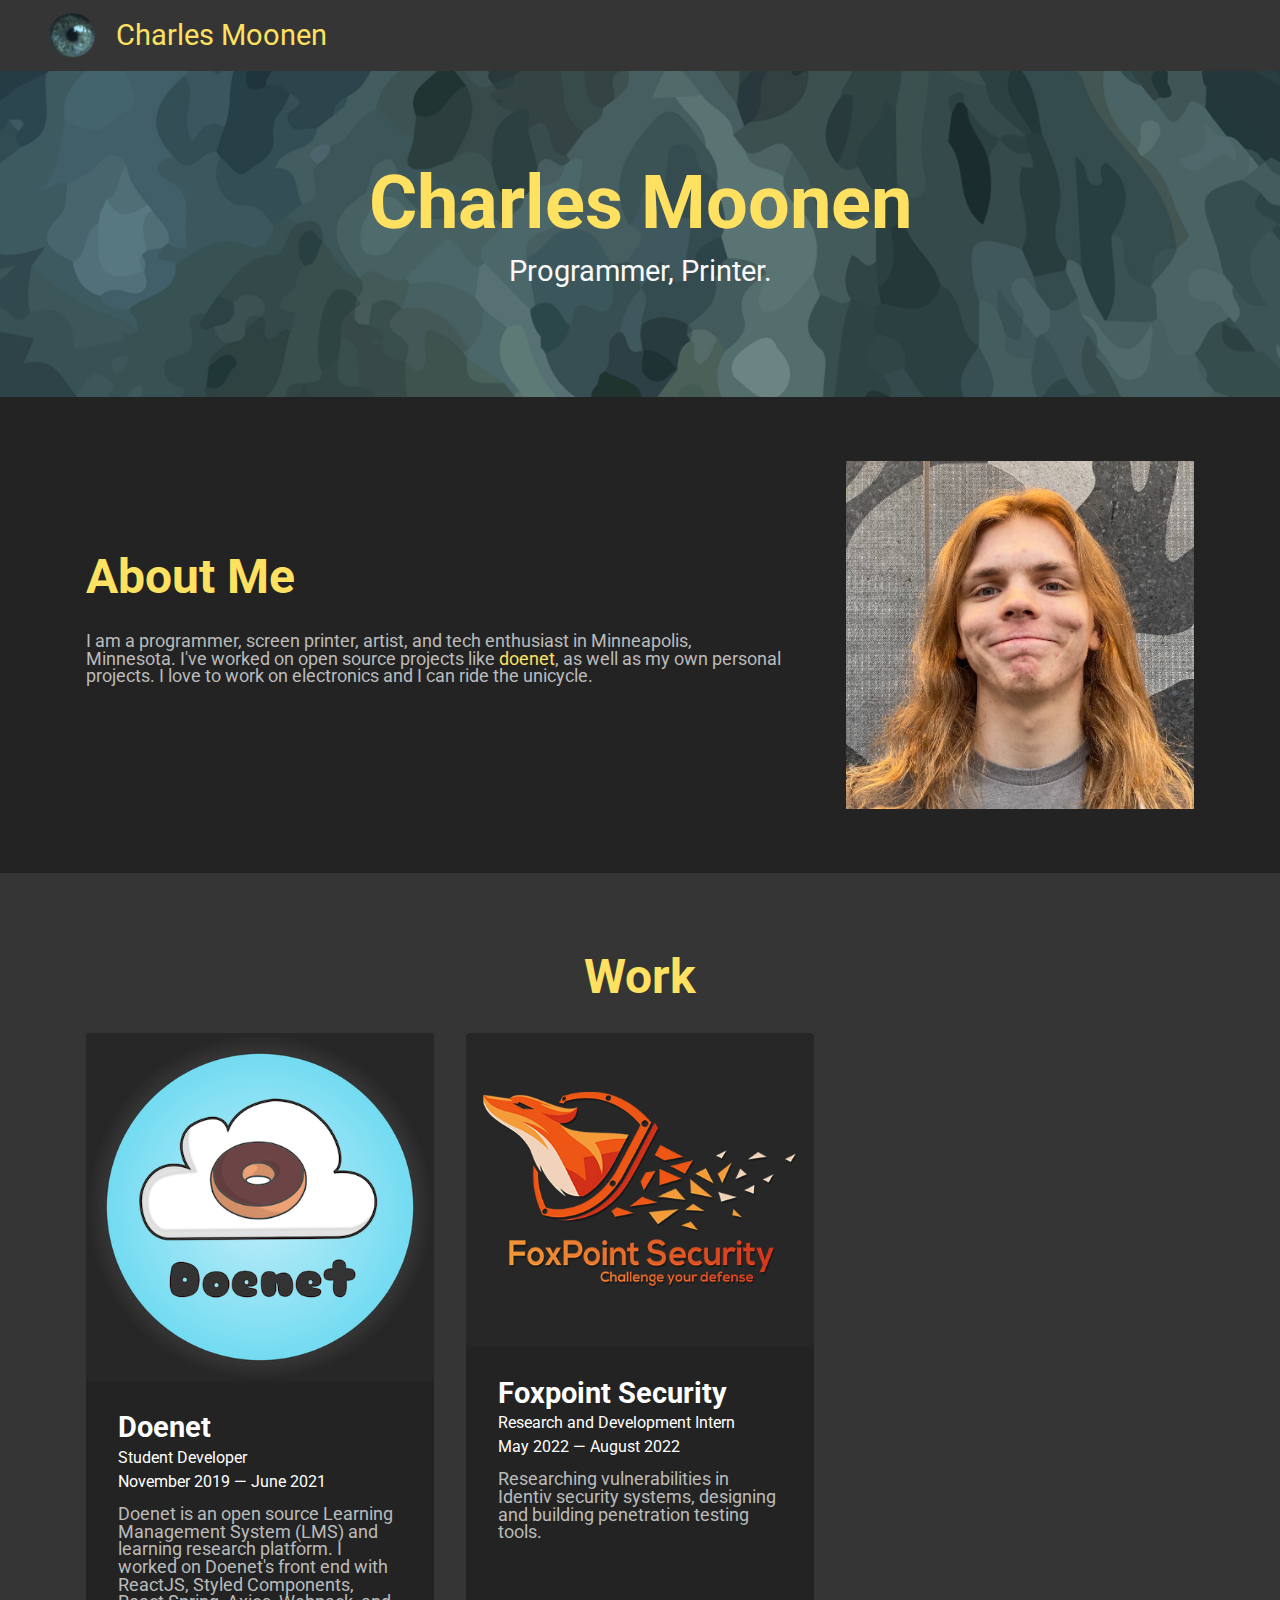
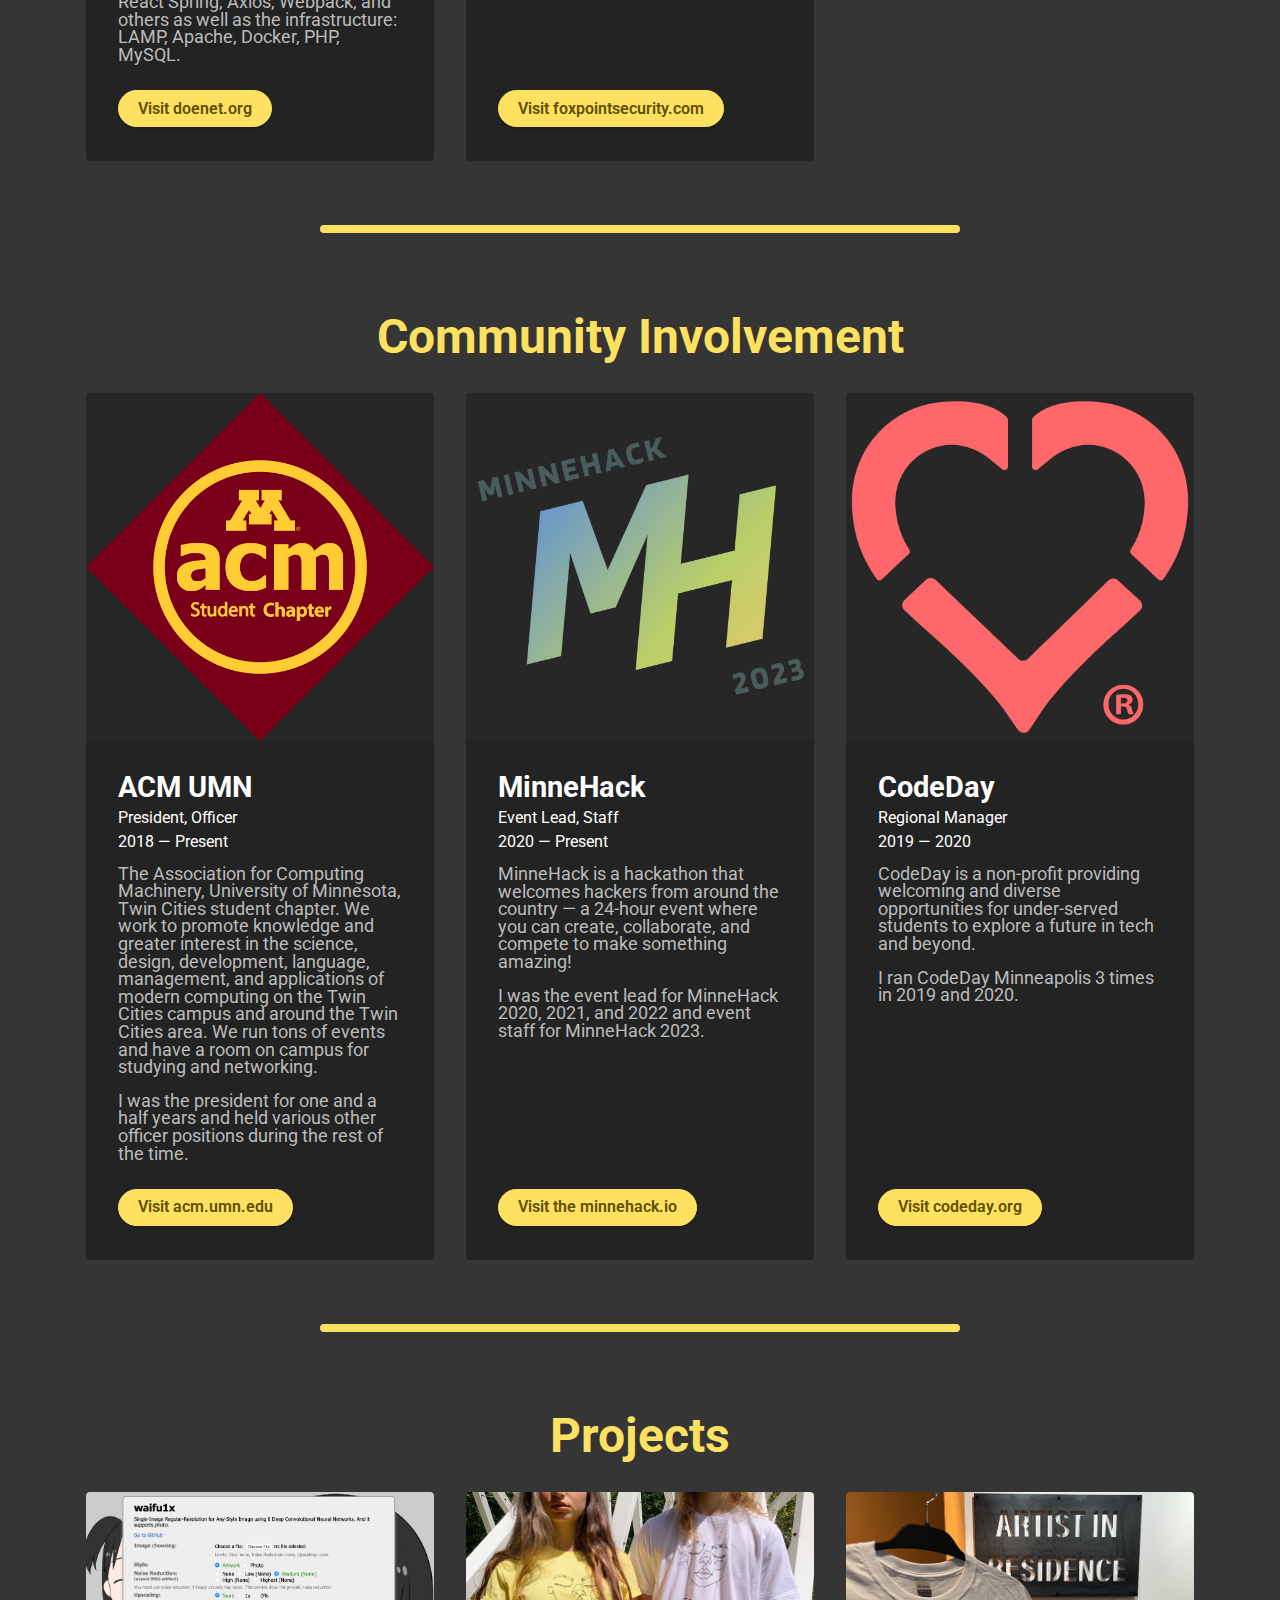
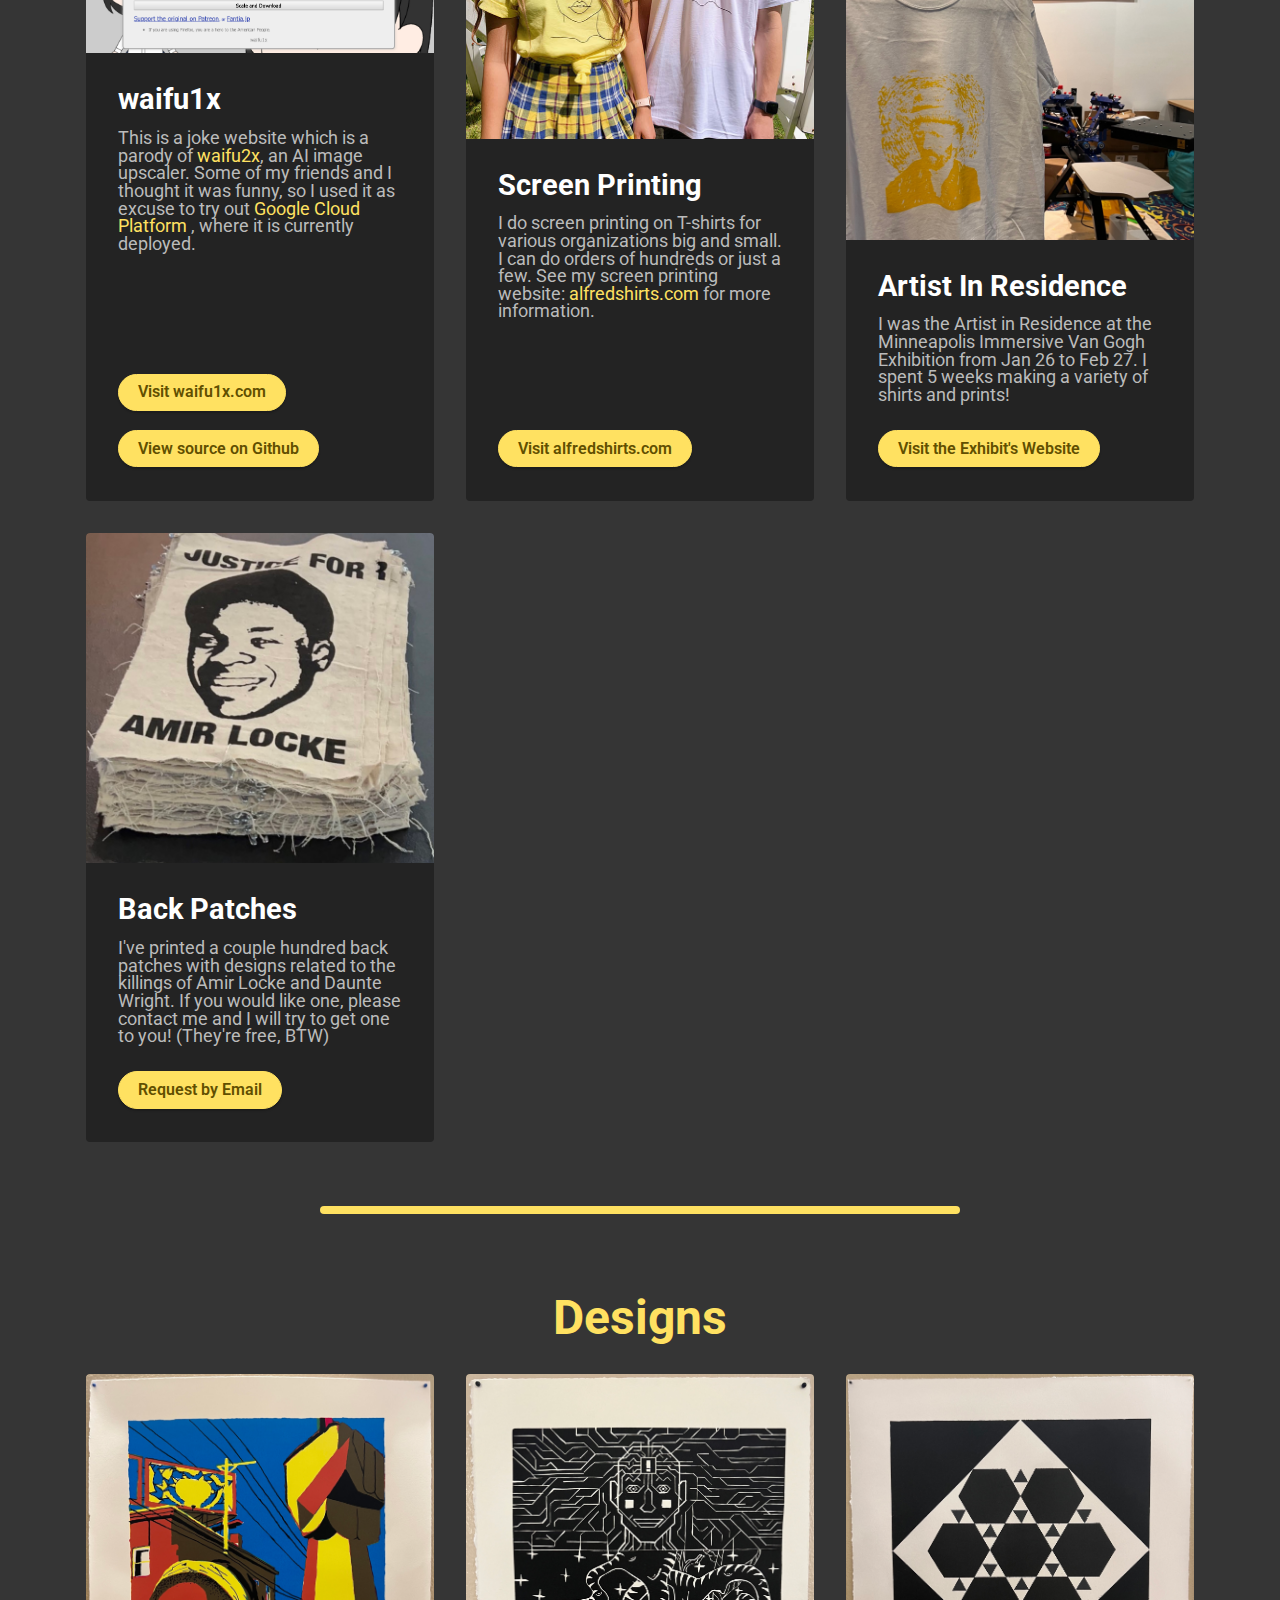
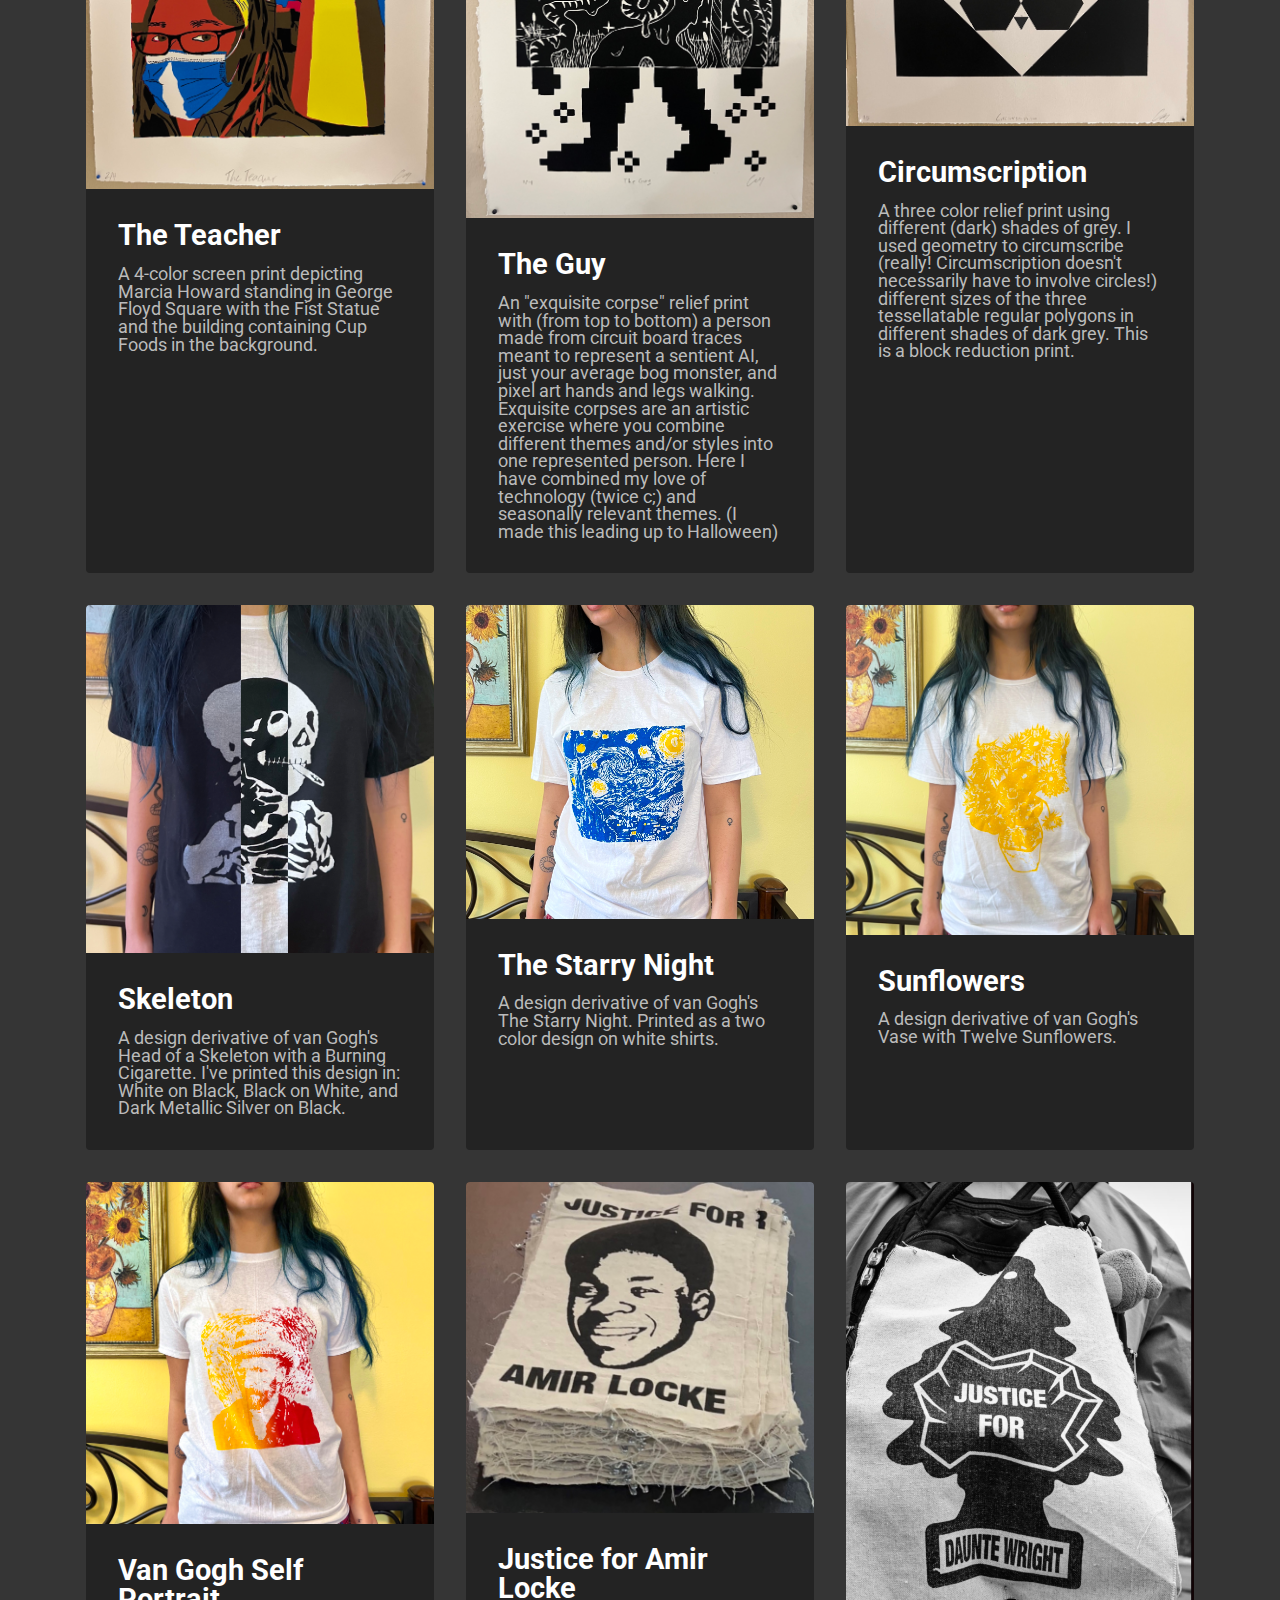
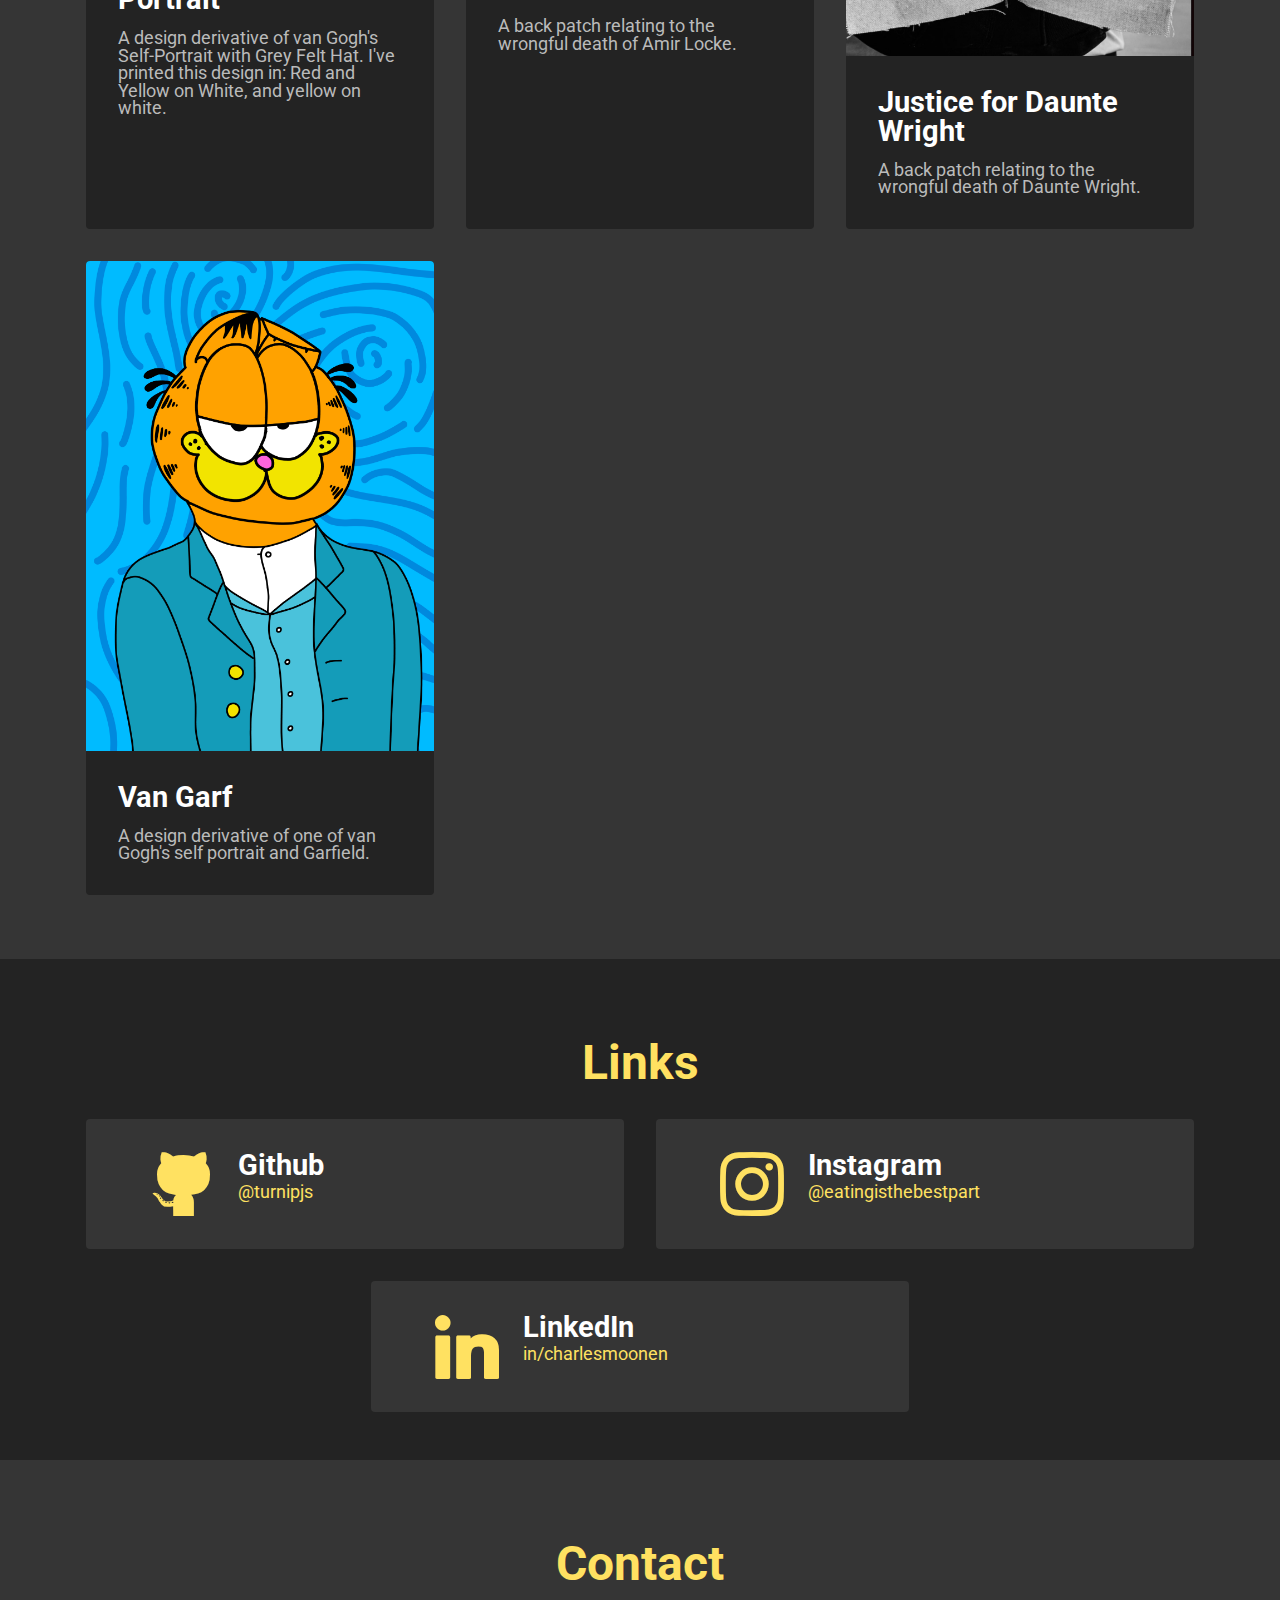
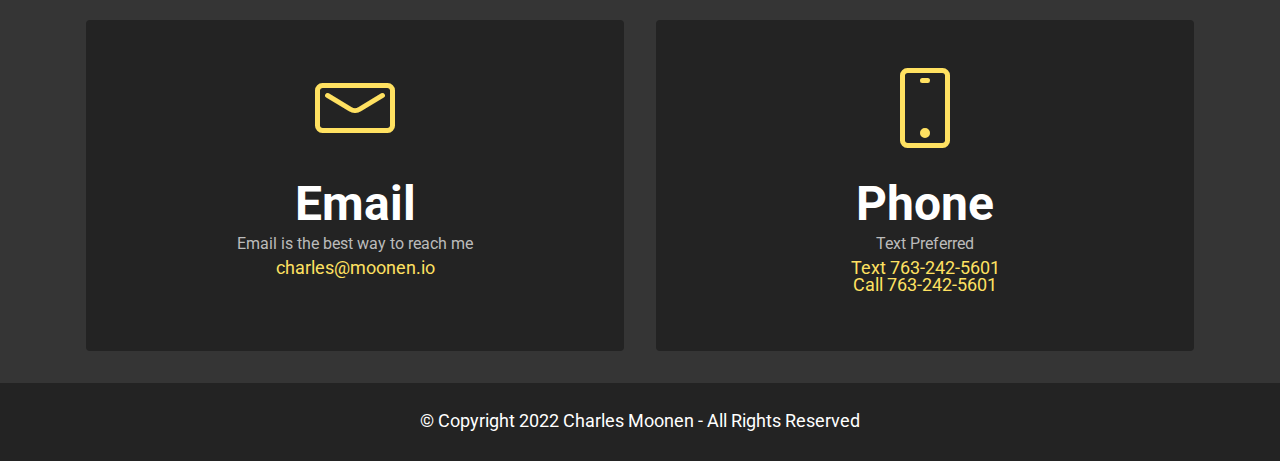
<file: index.html>
<!DOCTYPE html>
<html lang="en">
<head>
    <meta charset="UTF-8">
    <meta http-equiv="X-UA-Compatible" content="IE=edge">
    <meta name="viewport" content="width=device-width, initial-scale=1, minimum-scale=1">
    <link rel="shortcut icon" href="assets/images/svgeye-1.png" type="image/x-icon">
    <meta name="description" content="Charles Moonen: Programmer, Screen Printer, Artist">
    
    
    <title>Charles Moonen</title>
    <link rel="stylesheet" href="assets/web/assets/mobirise-icons2/mobirise2.css">
    <link rel="stylesheet" href="assets/web/assets/mobirise-icons-bold/mobirise-icons-bold.css">
    <link rel="stylesheet" href="assets/bootstrap/css/bootstrap.min.css">
    <link rel="stylesheet" href="assets/bootstrap/css/bootstrap-grid.min.css">
    <link rel="stylesheet" href="assets/bootstrap/css/bootstrap-reboot.min.css">
    <link rel="stylesheet" href="assets/socicon/css/styles.css">
    <link rel="preload" href="https://fonts.googleapis.com/css?family=Roboto:100,100i,300,300i,400,400i,500,500i,700,700i,900,900i&display=swap" as="style" onload="this.onload=null;this.rel='stylesheet'">
    <noscript>
        <link rel="stylesheet" href="https://fonts.googleapis.com/css?family=Roboto:100,100i,300,300i,400,400i,500,500i,700,700i,900,900i&display=swap">
    </noscript>
    <link rel="preload" as="style" href="assets/mobirise/css/mbr-additional.css">
    <link rel="stylesheet" href="assets/mobirise/css/mbr-additional.css" type="text/css">
    <link rel="stylesheet" href="assets/theme/css/style.css">


</head>
<body>
    <!--  nav bar  -->
    <section data-bs-version="5.1" class="menu menu2 cid-sUTluLIi38" id="menu2-h">
        
        <nav class="navbar navbar-dropdown navbar-expand-lg">
            <div class="container-fluid">
                <div class="navbar-brand">
                <span class="navbar-logo">
                        <img src="assets/images/svgeye-1.png" alt="eye" style="height: 3rem;">
                </span>
                    <span class="navbar-caption-wrap"><a class="navbar-caption text-warning display-5" href="https://moonen.io">Charles Moonen</a></span>
                </div>
            
            
            </div>
        </nav>
    </section>
    
    <!--  banner  -->
    <section data-bs-version="5.1" class="header9 cid-sUTjOqb72u" id="header9-9">
        
        
        <div class="mbr-overlay" style="opacity: 0.2; background-color: rgb(0, 0, 0);"></div>
        
        <div class="text-center container">
            <div class="row justify-content-center">
                <div class="col-md-12 col-lg-9">
                    
                    <h1 class="mbr-section-title mbr-fonts-style mb-3 display-1"><strong>Charles Moonen</strong></h1>
                    <p class="mbr-text mbr-fonts-style display-5">
                        Programmer, Printer.</p>
                
                </div>
            </div>
        </div>
    </section>
    
    <!--  about -->
    <section data-bs-version="5.1" class="features18 cid-sFGGxz3b6J" id="about">
        
        
        <div class="container">
            <div class="row justify-content-center">
                <div class="card col-12 col-lg">
                    <div class="card-wrapper">
                        <a href="#about"><h6 class="card-title mbr-fonts-style mb-4 display-2"><strong>About Me</strong></h6>
                        </a>
                        <p class="mbr-text mbr-fonts-style display-7">I am a programmer, screen printer, artist, and tech
                                                                      enthusiast in Minneapolis, Minnesota. I've worked on open
                                                                      source projects like
                            <a href="http://doenet.org" class="text-primary" target="_blank">doenet</a>, as well as my own
                                                                      personal projects. I love to work on electronics and I can
                                                                      ride the unicycle.
                        </p>
                    
                    </div>
                </div>
                <div class="col-12 col-lg-4">
                    <div class="image-wrapper">
                        <img src="assets/images/profile.jpeg" alt="Mobirise">
                    </div>
                </div>
            </div>
        </div>
    </section>
    
    <!--  work  -->
    <section data-bs-version="5.1" class="features3 cid-sFGGDvi61Z" id="work">
        
        
        <div class="container">
            <div class="mbr-section-head">
                <h4 class="mbr-section-title mbr-fonts-style align-center mb-0 display-2">
                    <a href="#work"><strong>Work</strong></a>
                </h4>
            
            </div>
            <div class="row mt-4">
                <div class="item features-image сol-12 col-md-6 col-lg-4">
                    <div class="item-wrapper">
                        <div class="item-img">
                            <a href="https://doenet.org" target="_blank">
                                <img src="assets/images/doenet.png" alt="Doenet Logo." data-slide-to="0" data-bs-slide-to="0">
                            </a>
                        </div>
                        <div class="item-content">
                            <h5 class="item-title mbr-fonts-style display-5"><strong>Doenet</strong></h5>
                            <h6 class="item-title mbr-fonts-style display-4">Student Developer</h6>
                            <h6 class="item-title mbr-fonts-style display-4">November 2019 — June 2021</h6>
                            <p class="mbr-text mbr-fonts-style mt-3 display-7">Doenet is an open source Learning Management
                                                                               System (LMS) and learning research platform. I
                                                                               worked on Doenet's front end with ReactJS, Styled
                                                                               Components, React Spring, Axios, Webpack, and
                                                                               others as well as the infrastructure: LAMP,
                                                                               Apache, Docker, PHP, MySQL.</p>
                        </div>
                        <div class="mbr-section-btn item-footer mt-2">
                            <a href="https://www.doenet.org" class="btn btn-primary item-btn display-4" target="_blank">Visit
                                                                                                                        doenet.org</a>
                        </div>
                    </div>
                </div>
                
                <div class="item features-image сol-12 col-md-6 col-lg-4">
                    <div class="item-wrapper">
                        <div class="item-img">
                            <a href="https://foxpointsecurity.com" target="_blank">
                                <img src="assets/images/foxpoint.png" alt="FoxPoint Security Logo." data-slide-to="0" data-bs-slide-to="0">
                            </a>
                        </div>
                        <div class="item-content">
                            <h5 class="item-title mbr-fonts-style display-5"><strong>Foxpoint Security</strong></h5>
                            <h6 class="item-title mbr-fonts-style display-4">Research and Development Intern</h6>
                            <h6 class="item-title mbr-fonts-style display-4">May 2022 — August 2022</h6>
                            <p class="mbr-text mbr-fonts-style mt-3 display-7">Researching vulnerabilities in Identiv security
                                                                               systems, designing and building penetration
                                                                               testing tools.</p>
                        </div>
                        <div class="mbr-section-btn item-footer mt-2">
                            <a href="https://foxpointsecurity.com" class="btn btn-primary item-btn display-4" target="_blank">
                                Visit foxpointsecurity.com</a></div>
                    </div>
                </div>
            </div>
        </div>
    </section>
    
    <hr>
    
    <!--  community  -->
    <section data-bs-version="5.1" class="features3 cid-sFGGDvi61Z" id="community">
        
        
        <div class="container">
            <div class="mbr-section-head">
                <h4 class="mbr-section-title mbr-fonts-style align-center mb-0 display-2">
                    <a href="#work"><strong>Community Involvement</strong></a>
                </h4>
            </div>
            <div class="row mt-4">
                <!--  ACM UMN  -->
                <div class="item features-image сol-12 col-md-6 col-lg-4">
                    <div class="item-wrapper">
                        <div class="item-img">
                            <a href="https://acm.umn.edu" target="_blank">
                                <img src="assets/images/acm.png" alt="ACM UMN Logo." data-slide-to="0" data-bs-slide-to="0">
                            </a>
                        </div>
                        <div class="item-content">
                            <h5 class="item-title mbr-fonts-style display-5"><strong>ACM UMN</strong></h5>
                            <h6 class="item-title mbr-fonts-style display-4">President, Officer</h6>
                            <h6 class="item-title mbr-fonts-style display-4">2018 — Present</h6>
                            <p class="mbr-text mbr-fonts-style mt-3 display-7">The Association for Computing Machinery,
                                                                               University of Minnesota, Twin Cities student
                                                                               chapter. We work to promote knowledge and greater
                                                                               interest in the science, design, development,
                                                                               language, management, and applications of modern
                                                                               computing on the Twin Cities campus and around
                                                                               the Twin Cities area. We run tons of events and
                                                                               have a room on campus for studying and
                                                                               networking.</p>
                            <p class="mbr-text mbr-fonts-style mt-3 display-7">I was the president for one and a half years and
                                                                               held various other officer positions during the
                                                                               rest of the time.</p>
                        </div>
                        <div class="mbr-section-btn item-footer mt-2">
                            <a href="https://acm.umn.edu" class="btn btn-primary item-btn display-4" target="_blank">
                                Visit acm.umn.edu</a></div>
                    </div>
                </div>
                
                <!--  MinneHack  -->
                <div class="item features-image сol-12 col-md-6 col-lg-4">
                    <div class="item-wrapper">
                        <div class="item-img">
                            <a href="https://minnehack.io" target="_blank">
                                <img src="assets/images/mh.png" alt="MinneHack Logo." data-slide-to="0" data-bs-slide-to="0">
                            </a>
                        </div>
                        <div class="item-content">
                            <h5 class="item-title mbr-fonts-style display-5"><strong>MinneHack</strong></h5>
                            <h6 class="item-title mbr-fonts-style display-4">Event Lead, Staff</h6>
                            <h6 class="item-title mbr-fonts-style display-4">2020 — Present</h6>
                            <p class="mbr-text mbr-fonts-style mt-3 display-7">MinneHack is a hackathon that welcomes hackers
                                                                               from around the country — a 24-hour event where
                                                                               you can create, collaborate, and compete to make
                                                                               something amazing!</p>
                            <p class="mbr-text mbr-fonts-style mt-3 display-7">I was the event lead for MinneHack 2020, 2021,
                                                                               and 2022 and event staff for MinneHack 2023.</p>
                        </div>
                        <div class="mbr-section-btn item-footer mt-2">
                            <a href="https://minnehack.io" class="btn btn-primary item-btn display-4" target="_blank">
                                Visit the minnehack.io</a></div>
                    </div>
                </div>
                
                <!--  Code Day  -->
                <div class="item features-image сol-12 col-md-6 col-lg-4">
                    <div class="item-wrapper">
                        <div class="item-img">
                            <a href="https://codeday.org" target="_blank">
                                <img src="assets/images/codeday.png" alt="CodeDay Logo." data-slide-to="0" data-bs-slide-to="0">
                            </a>
                        </div>
                        <div class="item-content">
                            <h5 class="item-title mbr-fonts-style display-5"><strong>CodeDay</strong></h5>
                            <h6 class="item-title mbr-fonts-style display-4">Regional Manager</h6>
                            <h6 class="item-title mbr-fonts-style display-4">2019 — 2020</h6>
                            <p class="mbr-text mbr-fonts-style mt-3 display-7">CodeDay is a non-profit providing welcoming and
                                                                               diverse opportunities for under-served students
                                                                               to explore a future in tech and beyond.</p>
                            <p class="mbr-text mbr-fonts-style mt-3 display-7">I ran CodeDay Minneapolis 3 times in 2019 and
                                                                               2020.</p>
                        </div>
                        <div class="mbr-section-btn item-footer mt-2">
                            <a href="https://www.codeday.org" class="btn btn-primary item-btn display-4" target="_blank">Visit
                                                                                                                         codeday.org</a>
                        </div>
                    </div>
                </div>
            </div>
        </div>
    </section>
    
    <hr>
    
    <!--  projects  -->
    <section data-bs-version="5.1" class="features3 cid-sFGGDvi61Z" id="projects">
        
        
        <div class="container">
            <div class="mbr-section-head">
                <h4 class="mbr-section-title mbr-fonts-style align-center mb-0 display-2">
                    <a href="#projects"><strong>Projects</strong></a>
                </h4>
            
            </div>
            <div class="row mt-4">
                <div class="item features-image сol-12 col-md-6 col-lg-4">
                    <div class="item-wrapper">
                        <div class="item-img">
                            <a href="https://waifu1x.com" target="_blank">
                                <img src="assets/images/w1x.png" alt="Screen shot of waifu1x.com" data-slide-to="0" data-bs-slide-to="0">
                            </a>
                        </div>
                        <div class="item-content">
                            <h5 class="item-title mbr-fonts-style display-5"><strong>waifu1x</strong></h5>
                            
                            <p class="mbr-text mbr-fonts-style mt-3 display-7">This is a joke website which is a parody of
                                <a href="https://waifu2x.udp.jp">waifu2x</a>, an AI image upscaler. Some of my friends and I
                                                                               thought it was funny, so I used it as excuse to
                                                                               try out <a href="https://cloud.google.com">Google
                                                                                                                          Cloud
                                                                                                                          Platform</a>
                                                                               , where it is currently deployed.
                            </p>
                        </div>
                        <div class="mbr-section-btn-container item-footer mt-2">
                            <div class="mbr-section-btn mt-2 multibutton">
                                <a href="https://alfredshirts.com" class="btn btn-primary item-btn display-4" target="_blank">
                                    Visit waifu1x.com</a></div>
                            <div class="mbr-section-btn mt-2 multibutton">
                                <a href="https://github.com/turnipjs/waifu1x" class="btn btn-primary item-btn display-4" target="_blank">
                                    View source on Github</a></div>
                        </div>
                    </div>
                </div>
                
                <div class="item features-image сol-12 col-md-6 col-lg-4">
                    <div class="item-wrapper">
                        <div class="item-img">
                            <a href="https://alfredshirts.com" target="_blank">
                                <img src="assets/images/artsypeach-lineart-thumbnail.jpg" alt="Line art shirts I did for artsypeach." data-slide-to="0" data-bs-slide-to="0">
                            </a>
                        </div>
                        <div class="item-content">
                            <h5 class="item-title mbr-fonts-style display-5"><strong>Screen Printing</strong></h5>
                            
                            <p class="mbr-text mbr-fonts-style mt-3 display-7">I do screen printing on T-shirts for various
                                                                               organizations big and small. I can do orders of
                                                                               hundreds or just a few. See my screen printing
                                                                               website:
                                <a href="https://alfredshirts.com" class="text-primary" target="_blank">alfredshirts.com</a> for
                                                                               more information.
                            </p>
                        </div>
                        <div class="mbr-section-btn item-footer mt-2">
                            <a href="https://alfredshirts.com" class="btn btn-primary item-btn display-4" target="_blank">Visit
                                                                                                                          alfredshirts.com</a>
                        </div>
                    </div>
                </div>
                
                <div class="item features-image сol-12 col-md-6 col-lg-4">
                    <div class="item-wrapper">
                        <div class="item-img">
                            <a href="https://vangoghmsp.com" target="_blank">
                                <img src="assets/images/vangogh-thumbnail.jpg" alt="My setup at the Immersive Van Gogh Exhibition in Minneapolis." data-slide-to="0" data-bs-slide-to="0">
                            </a>
                        </div>
                        <div class="item-content">
                            <h5 class="item-title mbr-fonts-style display-5"><strong>Artist In Residence</strong></h5>
                            
                            <p class="mbr-text mbr-fonts-style mt-3 display-7">I was the Artist in Residence at the Minneapolis
                                                                               Immersive Van Gogh Exhibition from Jan 26 to Feb
                                                                               27. I spent 5 weeks making a variety of shirts
                                                                               and prints!</p>
                        </div>
                        <div class="mbr-section-btn item-footer mt-2">
                            <a href="https://vangoghmsp.com" class="btn btn-primary item-btn display-4" target="_blank">Visit
                                                                                                                        the
                                                                                                                        Exhibit's
                                                                                                                        Website</a>
                        </div>
                    </div>
                </div>
                
                <div class="item features-image сol-12 col-md-6 col-lg-4">
                    <div class="item-wrapper">
                        <div class="item-img">
                            <a href="mailto:charles@moonen.io?subject=Back Patch Request" target="_blank">
                                <img src="assets/images/amirlockebackpatch.JPG" alt="Amir Lock back patch design: &quot;justice for — picture of Amir Locke's face — Amir Locke&quot;" data-slide-to="0" data-bs-slide-to="0">
                            </a>
                        </div>
                        <div class="item-content">
                            <h5 class="item-title mbr-fonts-style display-5"><strong>Back Patches</strong></h5>
                            
                            <p class="mbr-text mbr-fonts-style mt-3 display-7">I've printed a couple hundred back patches with
                                                                               designs related to the killings of Amir Locke and
                                                                               Daunte Wright. If you would like one, please
                                                                               contact me and I will try to get one to you!
                                                                               (They're free, BTW)</p>
                        </div>
                        <div class="mbr-section-btn item-footer mt-2">
                            <a href="mailto:charles@moonen.io?subject=Back Patch Request" class="btn btn-primary item-btn display-4" target="_blank">
                                Request by Email</a></div>
                    </div>
                </div>
            </div>
        </div>
    </section>
    
    <hr>
    
    <!--  designs  -->
    <section data-bs-version="5.1" class="features3 cid-sFGGDvi61Z" id="designs">
        
        
        <div class="container">
            <div class="mbr-section-head">
                <h4 class="mbr-section-title mbr-fonts-style align-center mb-0 display-2">
                    <a href="#designs"><strong>Designs</strong></a>
                </h4>
            
            </div>
            <div class="row mt-4">
                
                <div class="item features-image сol-12 col-md-6 col-lg-4">
                    <div class="item-wrapper">
                        <div class="item-img">
                            <a href="https://www.instagram.com/marciahoward38thstreet/?hl=en" target="_blank">
                                <img src="assets/images/theteacher.jpeg" alt="A 4 color screen print depicting Macia Howard
                                                                               standing in George Floyd Square with the Fist
                                                                               Statue and the building containing Cup Foods in
                                                                               the background." data-slide-to="0" data-bs-slide-to="0">
                            </a>
                        </div>
                        <div class="item-content">
                            <h5 class="item-title mbr-fonts-style display-5"><strong>The Teacher</strong></h5>
                            
                            <p class="mbr-text mbr-fonts-style mt-3 display-7">A 4-color screen print depicting Marcia Howard
                                                                               standing in George Floyd Square with the Fist
                                                                               Statue and the building containing Cup Foods in
                                                                               the background.</p>
                        </div>
                    </div>
                </div>
                
                <div class="item features-image сol-12 col-md-6 col-lg-4">
                    <div class="item-wrapper">
                        <div class="item-img">
                            <a href="#" target="_blank">
                                <img src="assets/images/theguy.jpeg" alt="An 'exquisite corpse' with (from top to bottom) a
                                                                          person made from circuit board traces meant to
                                                                          represent a sentient AI, just your average bog
                                                                          monster, and pixel art hands and legs walking.
                                                                          Exquisite corpses are an artistic exercise where
                                                                          you combine different themes and/or styles into
                                                                          one represented person. Here I have combined my
                                                                          love of technology (twice c;) and seasonally
                                                                          relevant themes. (I made this leading up to
                                                                          Halloween)" data-slide-to="0" data-bs-slide-to="0">
                            </a>
                        </div>
                        <div class="item-content">
                            <h5 class="item-title mbr-fonts-style display-5"><strong>The Guy</strong></h5>
                            
                            <p class="mbr-text mbr-fonts-style mt-3 display-7">An "exquisite corpse" relief print with (from top
                                                                               to bottom) a person made from circuit board
                                                                               traces meant to represent a sentient AI, just
                                                                               your average bog monster, and pixel art hands and
                                                                               legs walking. Exquisite corpses are an artistic
                                                                               exercise where you combine different themes
                                                                               and/or styles into one represented person. Here I
                                                                               have combined my love of technology (twice c;)
                                                                               and seasonally relevant themes. (I made this
                                                                               leading up to Halloween)</p>
                        </div>
                    </div>
                </div>
                
                <div class="item features-image сol-12 col-md-6 col-lg-4">
                    <div class="item-wrapper">
                        <div class="item-img">
                            <a href="#" target="_blank">
                                <img src="assets/images/circumscription.jpeg" alt="osugamer   ajalkjdf sf lskjdf sdf osugamer" data-slide-to="0" data-bs-slide-to="0">
                            </a>
                        </div>
                        <div class="item-content">
                            <h5 class="item-title mbr-fonts-style display-5"><strong>Circumscription</strong></h5>
                            
                            <p class="mbr-text mbr-fonts-style mt-3 display-7">A three color relief print using different (dark)
                                                                               shades of grey. I used geometry to circumscribe
                                                                               (really! Circumscription doesn't necessarily have
                                                                               to involve circles!) different sizes of the three
                                                                               tessellatable regular polygons in different
                                                                               shades of dark grey. This is a block reduction print.</p>
                        </div>
                    </div>
                </div>
                
                <div class="item features-image сol-12 col-md-6 col-lg-4">
                    <div class="item-wrapper">
                        <div class="item-img">
                            <a href="https://alfredshirts.com" target="_blank">
                                <img src="assets/images/three-colors-of-skeleton.png" alt="A compilation of 3 color designs of van Gogh's skeleton on white and black shirts." data-slide-to="0" data-bs-slide-to="0">
                            </a>
                        </div>
                        <div class="item-content">
                            <h5 class="item-title mbr-fonts-style display-5"><strong>Skeleton</strong></h5>
                            
                            <p class="mbr-text mbr-fonts-style mt-3 display-7">A design derivative of van Gogh's Head of a
                                                                               Skeleton with a Burning Cigarette. I've printed
                                                                               this design in: White on Black, Black on White,
                                                                               and Dark Metallic Silver on Black.</p>
                        </div>
                        <!-- <div class="mbr-section-btn item-footer mt-2"><a href="https://etsy.com/shop/AlfredShirts" class="btn btn-primary item-btn display-4" target="_blank">Purchase on My Etsy Store</a></div> -->
                    </div>
                </div>
                
                <div class="item features-image сol-12 col-md-6 col-lg-4">
                    <div class="item-wrapper">
                        <div class="item-img">
                            <a href="https://alfredshirts.com" target="_blank">
                                <img src="assets/images/starrynight.jpeg" alt="Blue and yellow two color print of starry night on a white shirt." data-slide-to="0" data-bs-slide-to="0">
                            </a>
                        </div>
                        <div class="item-content">
                            <h5 class="item-title mbr-fonts-style display-5"><strong>The Starry Night</strong></h5>
                            
                            <p class="mbr-text mbr-fonts-style mt-3 display-7">A design derivative of van Gogh's The Starry
                                                                               Night. Printed as a two color design on white
                                                                               shirts.</p>
                        </div>
                        <!-- <div class="mbr-section-btn item-footer mt-2"><a href="https://etsy.com/shop/AlfredShirts" class="btn btn-primary item-btn display-4" target="_blank">Purchase on My Etsy Store</a></div> -->
                    </div>
                </div>
                
                <div class="item features-image сol-12 col-md-6 col-lg-4">
                    <div class="item-wrapper">
                        <div class="item-img">
                            <a href="https://alfredshirts.com" target="_blank">
                                <img src="assets/images/sunflowers.jpeg" alt="Sunflowers in yellow on a white shirt." data-slide-to="0" data-bs-slide-to="0">
                            </a>
                        </div>
                        <div class="item-content">
                            <h5 class="item-title mbr-fonts-style display-5"><strong>Sunflowers</strong></h5>
                            
                            <p class="mbr-text mbr-fonts-style mt-3 display-7">A design derivative of van Gogh's Vase with
                                                                               Twelve Sunflowers.</p>
                        </div>
                        <!-- <div class="mbr-section-btn item-footer mt-2"><a href="https://etsy.com/shop/AlfredShirts" class="btn btn-primary item-btn display-4" target="_blank">Purchase on My Etsy Store</a></div> -->
                    </div>
                </div>
                
                <div class="item features-image сol-12 col-md-6 col-lg-4">
                    <div class="item-wrapper">
                        <div class="item-img">
                            <a href="https://alfredshirts.com" target="_blank">
                                <img src="assets/images/yr portrait.jpeg" alt="Yellow and red gradient van gogh self portrait on a shirt." data-slide-to="0" data-bs-slide-to="0">
                            </a>
                        </div>
                        <div class="item-content">
                            <h5 class="item-title mbr-fonts-style display-5"><strong>Van Gogh Self Portrait</strong></h5>
                            
                            <p class="mbr-text mbr-fonts-style mt-3 display-7">A design derivative of van Gogh's Self-Portrait
                                                                               with Grey Felt Hat. I've printed this design in:
                                                                               Red and Yellow on White, and yellow on white.</p>
                        </div>
                        <!-- <div class="mbr-section-btn item-footer mt-2"><a href="https://etsy.com/shop/AlfredShirts" class="btn btn-primary item-btn display-4" target="_blank">Purchase on My Etsy Store</a></div> -->
                    </div>
                </div>
                
                <div class="item features-image сol-12 col-md-6 col-lg-4">
                    <div class="item-wrapper">
                        <div class="item-img">
                            <a href="#" target="_blank">
                                <img src="assets/images/amirlockebackpatch.JPG" alt="Amir Locke back patch." data-slide-to="0" data-bs-slide-to="0">
                            </a>
                        </div>
                        <div class="item-content">
                            <h5 class="item-title mbr-fonts-style display-5"><strong>Justice for Amir Locke</strong></h5>
                            
                            <p class="mbr-text mbr-fonts-style mt-3 display-7">A back patch relating to the wrongful death of
                                                                               Amir Locke.</p>
                        </div>
                        <!-- <div class="mbr-section-btn item-footer mt-2"><a href="https://etsy.com/shop/AlfredShirts" class="btn btn-primary item-btn display-4" target="_blank">Purchase on My Etsy Store</a></div> -->
                    </div>
                </div>
                
                <div class="item features-image сol-12 col-md-6 col-lg-4">
                    <div class="item-wrapper">
                        <div class="item-img">
                            <a href="#" target="_blank">
                                <img src="assets/images/dw_back_patch.jpg" alt="Daunte Wright back patch." data-slide-to="0" data-bs-slide-to="0">
                            </a>
                        </div>
                        <div class="item-content">
                            <h5 class="item-title mbr-fonts-style display-5"><strong>Justice for Daunte Wright</strong></h5>
                            
                            <p class="mbr-text mbr-fonts-style mt-3 display-7">A back patch relating to the wrongful death of
                                                                               Daunte Wright.</p>
                        </div>
                        <!-- <div class="mbr-section-btn item-footer mt-2"><a href="https://etsy.com/shop/AlfredShirts" class="btn btn-primary item-btn display-4" target="_blank">Purchase on My Etsy Store</a></div> -->
                    </div>
                </div>
                
                <div class="item features-image сol-12 col-md-6 col-lg-4">
                    <div class="item-wrapper">
                        <div class="item-img">
                            <a href="https://alfredshirts.com" target="_blank">
                                <img src="assets/images/van garf.png" alt="Van Garf." data-slide-to="0" data-bs-slide-to="0">
                            </a>
                        </div>
                        <div class="item-content">
                            <h5 class="item-title mbr-fonts-style display-5"><strong>Van Garf</strong></h5>
                            
                            <p class="mbr-text mbr-fonts-style mt-3 display-7">A design derivative of one of van Gogh's self
                                                                               portrait and Garfield.</p>
                        </div>
                        <!-- <div class="mbr-section-btn item-footer mt-2"><a href="https://etsy.com/shop/AlfredShirts" class="btn btn-primary item-btn display-4" target="_blank">Purchase on My Etsy Store</a></div> -->
                    </div>
                </div>
            </div>
        </div>
    </section>
    
    <!--  links  -->
    <section data-bs-version="5.1" class="contacts2 cid-sUTgifrBwW" id="links">
        <!---->
        
        
        <div class="container">
            <div class="mbr-section-head">
                <h3 class="mbr-section-title mbr-fonts-style align-center mb-0 display-2">
                    <a href="#links"><strong>Links</strong></a>
                </h3>
            
            </div>
            <div class="row justify-content-center mt-4">
                <div class="card col-12 col-md-6">
                    <div class="card-wrapper">
                        <div class="image-wrapper">
                            <a href="https://github.com/turnipjs" target="_blank">
                                <span class="mbr-iconfont socicon-github socicon"></span></a>
                        </div>
                        <div class="text-wrapper">
                            <h6 class="card-title mbr-fonts-style mb-1 display-5">
                                <strong>Github</strong></h6>
                            <p class="mbr-text mbr-fonts-style display-7">
                                <a href="https://github.com/turnipjs" class="text-primary" target="_blank">@turnipjs</a></p>
                        </div>
                    </div>
                </div>
                <div class="card col-12 col-md-6">
                    <div class="card-wrapper">
                        <div class="image-wrapper">
                            <a href="https://www.instagram.com/eatingisthebestpart/" target="_blank">
                                <span class="mbr-iconfont socicon-instagram socicon"></span></a>
                        </div>
                        <div class="text-wrapper">
                            <h6 class="card-title mbr-fonts-style mb-1 display-5">
                                <strong>Instagram</strong></h6>
                            <p class="mbr-text mbr-fonts-style display-7">
                                <a href="https://www.instagram.com/eatingisthebestpart/" class="text-primary" target="_blank">
                                    @eatingisthebestpart</a></p>
                        </div>
                    </div>
                </div>
                <div class="card col-12 col-md-6">
                    <div class="card-wrapper">
                        <div class="image-wrapper">
                            <a href="https://www.linkedin.com/in/charlesmoonen/" target="_blank">
                                <span class="mbr-iconfont socicon-linkedin socicon"></span></a>
                        </div>
                        <div class="text-wrapper">
                            <h6 class="card-title mbr-fonts-style mb-1 display-5">
                                <strong>LinkedIn</strong></h6>
                            <p class="mbr-text mbr-fonts-style display-7">
                                <a href="https://www.linkedin.com/in/charlesmoonen/" class="text-primary" target="_blank">
                                    in/charlesmoonen</a>
                            </p>
                        </div>
                    </div>
                </div>
            
            </div>
        </div>
    </section>
    
    <!--  contact  -->
    <section data-bs-version="5.1" class="contacts1 cid-sUTe78sHZL" id="contact">
        
        
        <div class="container">
            <div class="mbr-section-head">
                <h3 class="mbr-section-title mbr-fonts-style align-center mb-0 display-2">
                    <a href="#contact"><strong>Contact</strong></a>
                </h3>
            
            </div>
            <div class="row justify-content-center mt-4">
                <div class="card col-12 col-lg-6">
                    <div class="card-wrapper">
                        <div class="card-box align-center">
                            <div class="image-wrapper">
                                <a href="mailto:charles@moonen.io"><span class="mbr-iconfont mbrib-letter"></span></a>
                            </div>
                            <h4 class="card-title mbr-fonts-style mb-2 display-2">
                                <strong>Email</strong>
                            </h4>
                            <p class="mbr-text mbr-fonts-style mb-2 display-4">Email is the best way to reach me</p>
                            <h5 class="link mbr-fonts-style display-7"><a href="mailto:charles@moonen.io" class="text-primary">
                                charles@moonen.io</a></h5>
                        </div>
                    </div>
                </div>
                <div class="card col-12 col-lg-6">
                    <div class="card-wrapper">
                        <div class="card-box align-center">
                            <div class="image-wrapper">
                                <a href="sms:+17632425601"><span class="mbr-iconfont mbrib-mobile2"></span></a>
                            </div>
                            <h4 class="card-title mbr-fonts-style align-center mb-2 display-2">
                                <strong>Phone</strong>
                            </h4>
                            <p class="mbr-text mbr-fonts-style mb-2 display-4">
                                Text Preferred</p>
                            <h5 class="link mbr-black mbr-fonts-style display-7">
                                <a href="sms:+17632425601" class="text-primary">Text 763-242-5601</a><br>
                                <a href="tel:+17632425601" class="text-primary">Call 763-242-5601</a></h5>
                        </div>
                    </div>
                </div>
            </div>
        </div>
    </section>
    
    <!--  footer  -->
    <section data-bs-version="5.1" class="footer7 cid-sUTd03Sg7S" id="footer">
        
        
        <div class="container">
            <div class="media-container-row align-center mbr-white">
                <div class="col-12">
                    <p class="mbr-text mb-0 mbr-fonts-style display-7">
                        © Copyright 2022 Charles Moonen - All Rights Reserved </p>
                </div>
            </div>
        </div>
    </section>
</body>
</html>
</file>
<file: assets/web/assets/mobirise-icons2/mobirise2.css>
@font-face {
  font-family: 'Moririse2';
  font-display: swap;
  src:  url('mobirise2.eot?f2bix4');
  src:  url('mobirise2.eot?f2bix4#iefix') format('embedded-opentype'),
    url('mobirise2.ttf?f2bix4') format('truetype'),
    url('mobirise2.woff?f2bix4') format('woff'),
    url('mobirise2.svg?f2bix4#mobirise2') format('svg');
  font-weight: normal;
  font-style: normal;
}

[class^="mobi-"], [class*=" mobi-"] {
  /* use !important to prevent issues with browser extensions that change fonts */
  font-family: 'Moririse2' !important;
  speak: none;
  font-style: normal;
  font-weight: normal;
  font-variant: normal;
  text-transform: none;
  line-height: 1;

  /* Better Font Rendering =========== */
  -webkit-font-smoothing: antialiased;
  -moz-osx-font-smoothing: grayscale;
}

.mobi-mbri-add-submenu:before {
  content: "\e900";
}
.mobi-mbri-alert:before {
  content: "\e901";
}
.mobi-mbri-align-center:before {
  content: "\e902";
}
.mobi-mbri-align-justify:before {
  content: "\e903";
}
.mobi-mbri-align-left:before {
  content: "\e904";
}
.mobi-mbri-align-right:before {
  content: "\e905";
}
.mobi-mbri-android:before {
  content: "\e906";
}
.mobi-mbri-apple:before {
  content: "\e907";
}
.mobi-mbri-arrow-down:before {
  content: "\e908";
}
.mobi-mbri-arrow-next:before {
  content: "\e909";
}
.mobi-mbri-arrow-prev:before {
  content: "\e90a";
}
.mobi-mbri-arrow-up:before {
  content: "\e90b";
}
.mobi-mbri-bold:before {
  content: "\e90c";
}
.mobi-mbri-bookmark:before {
  content: "\e90d";
}
.mobi-mbri-bootstrap:before {
  content: "\e90e";
}
.mobi-mbri-briefcase:before {
  content: "\e90f";
}
.mobi-mbri-browse:before {
  content: "\e910";
}
.mobi-mbri-bulleted-list:before {
  content: "\e911";
}
.mobi-mbri-calendar:before {
  content: "\e912";
}
.mobi-mbri-camera:before {
  content: "\e913";
}
.mobi-mbri-cart-add:before {
  content: "\e914";
}
.mobi-mbri-cart-full:before {
  content: "\e915";
}
.mobi-mbri-cash:before {
  content: "\e916";
}
.mobi-mbri-change-style:before {
  content: "\e917";
}
.mobi-mbri-chat:before {
  content: "\e918";
}
.mobi-mbri-clock:before {
  content: "\e919";
}
.mobi-mbri-close:before {
  content: "\e91a";
}
.mobi-mbri-cloud:before {
  content: "\e91b";
}
.mobi-mbri-code:before {
  content: "\e91c";
}
.mobi-mbri-contact-form:before {
  content: "\e91d";
}
.mobi-mbri-credit-card:before {
  content: "\e91e";
}
.mobi-mbri-cursor-click:before {
  content: "\e91f";
}
.mobi-mbri-cust-feedback:before {
  content: "\e920";
}
.mobi-mbri-database:before {
  content: "\e921";
}
.mobi-mbri-delivery:before {
  content: "\e922";
}
.mobi-mbri-desktop:before {
  content: "\e923";
}
.mobi-mbri-devices:before {
  content: "\e924";
}
.mobi-mbri-down:before {
  content: "\e925";
}
.mobi-mbri-download-2:before {
  content: "\e926";
}
.mobi-mbri-download:before {
  content: "\e927";
}
.mobi-mbri-drag-n-drop-2:before {
  content: "\e928";
}
.mobi-mbri-drag-n-drop:before {
  content: "\e929";
}
.mobi-mbri-edit-2:before {
  content: "\e92a";
}
.mobi-mbri-edit:before {
  content: "\e92b";
}
.mobi-mbri-error:before {
  content: "\e92c";
}
.mobi-mbri-extension:before {
  content: "\e92d";
}
.mobi-mbri-features:before {
  content: "\e92e";
}
.mobi-mbri-file:before {
  content: "\e92f";
}
.mobi-mbri-flag:before {
  content: "\e930";
}
.mobi-mbri-folder:before {
  content: "\e931";
}
.mobi-mbri-gift:before {
  content: "\e932";
}
.mobi-mbri-github:before {
  content: "\e933";
}
.mobi-mbri-globe-2:before {
  content: "\e934";
}
.mobi-mbri-globe:before {
  content: "\e935";
}
.mobi-mbri-growing-chart:before {
  content: "\e936";
}
.mobi-mbri-hearth:before {
  content: "\e937";
}
.mobi-mbri-help:before {
  content: "\e938";
}
.mobi-mbri-home:before {
  content: "\e939";
}
.mobi-mbri-hot-cup:before {
  content: "\e93a";
}
.mobi-mbri-idea:before {
  content: "\e93b";
}
.mobi-mbri-image-gallery:before {
  content: "\e93c";
}
.mobi-mbri-image-slider:before {
  content: "\e93d";
}
.mobi-mbri-info:before {
  content: "\e93e";
}
.mobi-mbri-italic:before {
  content: "\e93f";
}
.mobi-mbri-key:before {
  content: "\e940";
}
.mobi-mbri-laptop:before {
  content: "\e941";
}
.mobi-mbri-layers:before {
  content: "\e942";
}
.mobi-mbri-left-right:before {
  content: "\e943";
}
.mobi-mbri-left:before {
  content: "\e944";
}
.mobi-mbri-letter:before {
  content: "\e945";
}
.mobi-mbri-like:before {
  content: "\e946";
}
.mobi-mbri-link:before {
  content: "\e947";
}
.mobi-mbri-lock:before {
  content: "\e948";
}
.mobi-mbri-login:before {
  content: "\e949";
}
.mobi-mbri-logout:before {
  content: "\e94a";
}
.mobi-mbri-magic-stick:before {
  content: "\e94b";
}
.mobi-mbri-map-pin:before {
  content: "\e94c";
}
.mobi-mbri-menu:before {
  content: "\e94d";
}
.mobi-mbri-mobile-2:before {
  content: "\e94e";
}
.mobi-mbri-mobile-horizontal:before {
  content: "\e94f";
}
.mobi-mbri-mobile:before {
  content: "\e950";
}
.mobi-mbri-mobirise:before {
  content: "\e951";
}
.mobi-mbri-more-horizontal:before {
  content: "\e952";
}
.mobi-mbri-more-vertical:before {
  content: "\e953";
}
.mobi-mbri-music:before {
  content: "\e954";
}
.mobi-mbri-new-file:before {
  content: "\e955";
}
.mobi-mbri-numbered-list:before {
  content: "\e956";
}
.mobi-mbri-opened-folder:before {
  content: "\e957";
}
.mobi-mbri-pages:before {
  content: "\e958";
}
.mobi-mbri-paper-plane:before {
  content: "\e959";
}
.mobi-mbri-paperclip:before {
  content: "\e95a";
}
.mobi-mbri-phone:before {
  content: "\e95b";
}
.mobi-mbri-photo:before {
  content: "\e95c";
}
.mobi-mbri-photos:before {
  content: "\e95d";
}
.mobi-mbri-pin:before {
  content: "\e95e";
}
.mobi-mbri-play:before {
  content: "\e95f";
}
.mobi-mbri-plus:before {
  content: "\e960";
}
.mobi-mbri-preview:before {
  content: "\e961";
}
.mobi-mbri-print:before {
  content: "\e962";
}
.mobi-mbri-protect:before {
  content: "\e963";
}
.mobi-mbri-question:before {
  content: "\e964";
}
.mobi-mbri-quote-left:before {
  content: "\e965";
}
.mobi-mbri-quote-right:before {
  content: "\e966";
}
.mobi-mbri-redo:before {
  content: "\e967";
}
.mobi-mbri-refresh:before {
  content: "\e968";
}
.mobi-mbri-responsive-2:before {
  content: "\e969";
}
.mobi-mbri-responsive:before {
  content: "\e96a";
}
.mobi-mbri-right:before {
  content: "\e96b";
}
.mobi-mbri-rocket:before {
  content: "\e96c";
}
.mobi-mbri-sad-face:before {
  content: "\e96d";
}
.mobi-mbri-sale:before {
  content: "\e96e";
}
.mobi-mbri-save:before {
  content: "\e96f";
}
.mobi-mbri-search:before {
  content: "\e970";
}
.mobi-mbri-setting-2:before {
  content: "\e971";
}
.mobi-mbri-setting-3:before {
  content: "\e972";
}
.mobi-mbri-setting:before {
  content: "\e973";
}
.mobi-mbri-share:before {
  content: "\e974";
}
.mobi-mbri-shopping-bag:before {
  content: "\e975";
}
.mobi-mbri-shopping-basket:before {
  content: "\e976";
}
.mobi-mbri-shopping-cart:before {
  content: "\e977";
}
.mobi-mbri-sites:before {
  content: "\e978";
}
.mobi-mbri-smile-face:before {
  content: "\e979";
}
.mobi-mbri-speed:before {
  content: "\e97a";
}
.mobi-mbri-star:before {
  content: "\e97b";
}
.mobi-mbri-success:before {
  content: "\e97c";
}
.mobi-mbri-sun:before {
  content: "\e97d";
}
.mobi-mbri-sun2:before {
  content: "\e97e";
}
.mobi-mbri-tablet-vertical:before {
  content: "\e97f";
}
.mobi-mbri-tablet:before {
  content: "\e980";
}
.mobi-mbri-target:before {
  content: "\e981";
}
.mobi-mbri-timer:before {
  content: "\e982";
}
.mobi-mbri-to-ftp:before {
  content: "\e983";
}
.mobi-mbri-to-local-drive:before {
  content: "\e984";
}
.mobi-mbri-touch-swipe:before {
  content: "\e985";
}
.mobi-mbri-touch:before {
  content: "\e986";
}
.mobi-mbri-trash:before {
  content: "\e987";
}
.mobi-mbri-underline:before {
  content: "\e988";
}
.mobi-mbri-undo:before {
  content: "\e989";
}
.mobi-mbri-unlink:before {
  content: "\e98a";
}
.mobi-mbri-unlock:before {
  content: "\e98b";
}
.mobi-mbri-up-down:before {
  content: "\e98c";
}
.mobi-mbri-up:before {
  content: "\e98d";
}
.mobi-mbri-update:before {
  content: "\e98e";
}
.mobi-mbri-upload-2:before {
  content: "\e98f";
}
.mobi-mbri-upload:before {
  content: "\e990";
}
.mobi-mbri-user-2:before {
  content: "\e991";
}
.mobi-mbri-user:before {
  content: "\e992";
}
.mobi-mbri-users:before {
  content: "\e993";
}
.mobi-mbri-video-play:before {
  content: "\e994";
}
.mobi-mbri-video:before {
  content: "\e995";
}
.mobi-mbri-watch:before {
  content: "\e996";
}
.mobi-mbri-website-theme-2:before {
  content: "\e997";
}
.mobi-mbri-website-theme:before {
  content: "\e998";
}
.mobi-mbri-wifi:before {
  content: "\e999";
}
.mobi-mbri-windows:before {
  content: "\e99a";
}
.mobi-mbri-zoom-in:before {
  content: "\e99b";
}
.mobi-mbri-zoom-out:before {
  content: "\e99c";
}
</file>
<file: assets/web/assets/mobirise-icons-bold/mobirise-icons-bold.css>
@font-face {
  font-family: 'mobirise-icons-bold';
  font-display: swap;
  src:  url('mobirise-icons-bold.eot?m1l4yr');
  src:  url('mobirise-icons-bold.eot?m1l4yr#iefix') format('embedded-opentype'),
    url('mobirise-icons-bold.ttf?m1l4yr') format('truetype'),
    url('mobirise-icons-bold.woff?m1l4yr') format('woff'),
    url('mobirise-icons-bold.svg?m1l4yr#mobirise-icons-bold') format('svg');
  font-weight: normal;
  font-style: normal;
}

[class^="mbrib-"], [class*="mbrib-"] {
  /* use !important to prevent issues with browser extensions that change fonts */
  font-family: 'mobirise-icons-bold' !important;
  speak: none;
  font-style: normal;
  font-weight: normal;
  font-variant: normal;
  text-transform: none;
  line-height: 1;

  /* Better Font Rendering =========== */
  -webkit-font-smoothing: antialiased;
  -moz-osx-font-smoothing: grayscale;
}

.mbrib-add-submenu:before {
  content: "\e900";
}
.mbrib-alert:before {
  content: "\e901";
}
.mbrib-align-center:before {
  content: "\e902";
}
.mbrib-align-justify:before {
  content: "\e903";
}
.mbrib-align-left:before {
  content: "\e904";
}
.mbrib-align-right:before {
  content: "\e905";
}
.mbrib-android:before {
  content: "\e906";
}
.mbrib-apple:before {
  content: "\e907";
}
.mbrib-arrow-down:before {
  content: "\e908";
}
.mbrib-arrow-next:before {
  content: "\e909";
}
.mbrib-arrow-prev:before {
  content: "\e90a";
}
.mbrib-arrow-up:before {
  content: "\e90b";
}
.mbrib-bold:before {
  content: "\e90c";
}
.mbrib-bookmark:before {
  content: "\e90d";
}
.mbrib-bootstrap:before {
  content: "\e90e";
}
.mbrib-briefcase:before {
  content: "\e90f";
}
.mbrib-browse:before {
  content: "\e910";
}
.mbrib-bulleted-list:before {
  content: "\e911";
}
.mbrib-calendar:before {
  content: "\e912";
}
.mbrib-camera:before {
  content: "\e913";
}
.mbrib-cart-add:before {
  content: "\e914";
}
.mbrib-cart-full:before {
  content: "\e915";
}
.mbrib-cash:before {
  content: "\e916";
}
.mbrib-change-style:before {
  content: "\e917";
}
.mbrib-chat:before {
  content: "\e918";
}
.mbrib-clock:before {
  content: "\e919";
}
.mbrib-close:before {
  content: "\e91a";
}
.mbrib-cloud:before {
  content: "\e91b";
}
.mbrib-code:before {
  content: "\e91c";
}
.mbrib-contact-form:before {
  content: "\e91d";
}
.mbrib-credit-card:before {
  content: "\e91e";
}
.mbrib-cursor-click:before {
  content: "\e91f";
}
.mbrib-cust-feedback:before {
  content: "\e920";
}
.mbrib-database:before {
  content: "\e921";
}
.mbrib-delivery:before {
  content: "\e922";
}
.mbrib-desktop:before {
  content: "\e923";
}
.mbrib-devices:before {
  content: "\e924";
}
.mbrib-down:before {
  content: "\e925";
}
.mbrib-download:before {
  content: "\e926";
}
.mbrib-drag-n-drop:before {
  content: "\e927";
}
.mbrib-drag-n-drop2:before {
  content: "\e928";
}
.mbrib-edit:before {
  content: "\e929";
}
.mbrib-edit2:before {
  content: "\e92a";
}
.mbrib-error:before {
  content: "\e92b";
}
.mbrib-extension:before {
  content: "\e92c";
}
.mbrib-features:before {
  content: "\e92d";
}
.mbrib-file:before {
  content: "\e92e";
}
.mbrib-flag:before {
  content: "\e92f";
}
.mbrib-folder:before {
  content: "\e930";
}
.mbrib-gift:before {
  content: "\e931";
}
.mbrib-github:before {
  content: "\e932";
}
.mbrib-globe-2:before {
  content: "\e933";
}
.mbrib-globe:before {
  content: "\e934";
}
.mbrib-growing-chart:before {
  content: "\e935";
}
.mbrib-hearth:before {
  content: "\e936";
}
.mbrib-help:before {
  content: "\e937";
}
.mbrib-home:before {
  content: "\e938";
}
.mbrib-hot-cup:before {
  content: "\e939";
}
.mbrib-idea:before {
  content: "\e93a";
}
.mbrib-image-gallery:before {
  content: "\e93b";
}
.mbrib-image-slider:before {
  content: "\e93c";
}
.mbrib-info:before {
  content: "\e93d";
}
.mbrib-italic:before {
  content: "\e93e";
}
.mbrib-key:before {
  content: "\e93f";
}
.mbrib-laptop:before {
  content: "\e940";
}
.mbrib-layers:before {
  content: "\e941";
}
.mbrib-left-right:before {
  content: "\e942";
}
.mbrib-left:before {
  content: "\e943";
}
.mbrib-letter:before {
  content: "\e944";
}
.mbrib-like:before {
  content: "\e945";
}
.mbrib-link:before {
  content: "\e946";
}
.mbrib-lock:before {
  content: "\e947";
}
.mbrib-login:before {
  content: "\e948";
}
.mbrib-logout:before {
  content: "\e949";
}
.mbrib-magic-stick:before {
  content: "\e94a";
}
.mbrib-map-pin:before {
  content: "\e94b";
}
.mbrib-menu:before {
  content: "\e94c";
}
.mbrib-mobile:before {
  content: "\e94d";
}
.mbrib-mobile2:before {
  content: "\e94e";
}
.mbrib-mobirise:before {
  content: "\e94f";
}
.mbrib-more-horizontal:before {
  content: "\e950";
}
.mbrib-more-vertical:before {
  content: "\e951";
}
.mbrib-music:before {
  content: "\e952";
}
.mbrib-new-file:before {
  content: "\e953";
}
.mbrib-numbered-list:before {
  content: "\e954";
}
.mbrib-opened-folder:before {
  content: "\e955";
}
.mbrib-pages:before {
  content: "\e956";
}
.mbrib-paper-plane:before {
  content: "\e957";
}
.mbrib-paperclip:before {
  content: "\e958";
}
.mbrib-photo:before {
  content: "\e959";
}
.mbrib-photos:before {
  content: "\e95a";
}
.mbrib-pin:before {
  content: "\e95b";
}
.mbrib-play:before {
  content: "\e95c";
}
.mbrib-plus:before {
  content: "\e95d";
}
.mbrib-preview:before {
  content: "\e95e";
}
.mbrib-print:before {
  content: "\e95f";
}
.mbrib-protect:before {
  content: "\e960";
}
.mbrib-question:before {
  content: "\e961";
}
.mbrib-quote-left:before {
  content: "\e962";
}
.mbrib-quote-right:before {
  content: "\e963";
}
.mbrib-redo:before {
  content: "\e964";
}
.mbrib-refresh:before {
  content: "\e965";
}
.mbrib-responsive:before {
  content: "\e966";
}
.mbrib-right:before {
  content: "\e967";
}
.mbrib-rocket:before {
  content: "\e968";
}
.mbrib-sad-face:before {
  content: "\e969";
}
.mbrib-sale:before {
  content: "\e96a";
}
.mbrib-save:before {
  content: "\e96b";
}
.mbrib-search:before {
  content: "\e96c";
}
.mbrib-setting:before {
  content: "\e96d";
}
.mbrib-setting2:before {
  content: "\e96e";
}
.mbrib-setting3:before {
  content: "\e96f";
}
.mbrib-share:before {
  content: "\e970";
}
.mbrib-shopping-bag:before {
  content: "\e971";
}
.mbrib-shopping-basket:before {
  content: "\e972";
}
.mbrib-shopping-cart:before {
  content: "\e973";
}
.mbrib-sites:before {
  content: "\e974";
}
.mbrib-smile-face:before {
  content: "\e975";
}
.mbrib-speed:before {
  content: "\e976";
}
.mbrib-star:before {
  content: "\e977";
}
.mbrib-success:before {
  content: "\e978";
}
.mbrib-sun:before {
  content: "\e979";
}
.mbrib-sun2:before {
  content: "\e97a";
}
.mbrib-tablet-vertical:before {
  content: "\e97b";
}
.mbrib-tablet:before {
  content: "\e97c";
}
.mbrib-target:before {
  content: "\e97d";
}
.mbrib-timer:before {
  content: "\e97e";
}
.mbrib-to-ftp:before {
  content: "\e97f";
}
.mbrib-to-local-drive:before {
  content: "\e980";
}
.mbrib-touch-swipe:before {
  content: "\e981";
}
.mbrib-touch:before {
  content: "\e982";
}
.mbrib-trash:before {
  content: "\e983";
}
.mbrib-underline:before {
  content: "\e984";
}
.mbrib-undo:before {
  content: "\e985";
}
.mbrib-unlink:before {
  content: "\e986";
}
.mbrib-unlock:before {
  content: "\e987";
}
.mbrib-up-down:before {
  content: "\e988";
}
.mbrib-up:before {
  content: "\e989";
}
.mbrib-update:before {
  content: "\e98a";
}
.mbrib-upload:before {
  content: "\e98b";
}
.mbrib-user:before {
  content: "\e98c";
}
.mbrib-user2:before {
  content: "\e98d";
}
.mbrib-users:before {
  content: "\e98e";
}
.mbrib-video-play:before {
  content: "\e98f";
}
.mbrib-video:before {
  content: "\e990";
}
.mbrib-watch:before {
  content: "\e991";
}
.mbrib-website-theme:before {
  content: "\e992";
}
.mbrib-wifi:before {
  content: "\e993";
}
.mbrib-windows:before {
  content: "\e994";
}
.mbrib-zoom-out:before {
  content: "\e995";
}
</file>
<file: assets/socicon/css/styles.css>
@charset "UTF-8";

@font-face {
  font-family: 'Socicon';
  src:  url('../fonts/socicon.eot');
  src:  url('../fonts/socicon.eot?#iefix') format('embedded-opentype'),
    url('../fonts/socicon.woff2') format('woff2'),
    url('../fonts/socicon.ttf') format('truetype'),
    url('../fonts/socicon.woff') format('woff'),
    url('../fonts/socicon.svg#socicon') format('svg');
  font-weight: normal;
  font-style: normal;
  font-display: swap;
}

[data-icon]:before {
  font-family: "socicon" !important;
  content: attr(data-icon);
  font-style: normal !important;
  font-weight: normal !important;
  font-variant: normal !important;
  text-transform: none !important;
  speak: none;
  line-height: 1;
  -webkit-font-smoothing: antialiased;
  -moz-osx-font-smoothing: grayscale;
}

[class^="socicon-"], [class*=" socicon-"] {
  /* use !important to prevent issues with browser extensions that change fonts */
  font-family: 'Socicon' !important;
  speak: none;
  font-style: normal;
  font-weight: normal;
  font-variant: normal;
  text-transform: none;
  line-height: 1;

  /* Better Font Rendering =========== */
  -webkit-font-smoothing: antialiased;
  -moz-osx-font-smoothing: grayscale;
}

.socicon-eitaa:before {
  content: "\e97c";
}
.socicon-soroush:before {
  content: "\e97d";
}
.socicon-bale:before {
  content: "\e97e";
}
.socicon-zazzle:before {
  content: "\e97b";
}
.socicon-society6:before {
  content: "\e97a";
}
.socicon-redbubble:before {
  content: "\e979";
}
.socicon-avvo:before {
  content: "\e978";
}
.socicon-stitcher:before {
  content: "\e977";
}
.socicon-googlehangouts:before {
  content: "\e974";
}
.socicon-dlive:before {
  content: "\e975";
}
.socicon-vsco:before {
  content: "\e976";
}
.socicon-flipboard:before {
  content: "\e973";
}
.socicon-ubuntu:before {
  content: "\e958";
}
.socicon-artstation:before {
  content: "\e959";
}
.socicon-invision:before {
  content: "\e95a";
}
.socicon-torial:before {
  content: "\e95b";
}
.socicon-collectorz:before {
  content: "\e95c";
}
.socicon-seenthis:before {
  content: "\e95d";
}
.socicon-googleplaymusic:before {
  content: "\e95e";
}
.socicon-debian:before {
  content: "\e95f";
}
.socicon-filmfreeway:before {
  content: "\e960";
}
.socicon-gnome:before {
  content: "\e961";
}
.socicon-itchio:before {
  content: "\e962";
}
.socicon-jamendo:before {
  content: "\e963";
}
.socicon-mix:before {
  content: "\e964";
}
.socicon-sharepoint:before {
  content: "\e965";
}
.socicon-tinder:before {
  content: "\e966";
}
.socicon-windguru:before {
  content: "\e967";
}
.socicon-cdbaby:before {
  content: "\e968";
}
.socicon-elementaryos:before {
  content: "\e969";
}
.socicon-stage32:before {
  content: "\e96a";
}
.socicon-tiktok:before {
  content: "\e96b";
}
.socicon-gitter:before {
  content: "\e96c";
}
.socicon-letterboxd:before {
  content: "\e96d";
}
.socicon-threema:before {
  content: "\e96e";
}
.socicon-splice:before {
  content: "\e96f";
}
.socicon-metapop:before {
  content: "\e970";
}
.socicon-naver:before {
  content: "\e971";
}
.socicon-remote:before {
  content: "\e972";
}
.socicon-internet:before {
  content: "\e957";
}
.socicon-moddb:before {
  content: "\e94b";
}
.socicon-indiedb:before {
  content: "\e94c";
}
.socicon-traxsource:before {
  content: "\e94d";
}
.socicon-gamefor:before {
  content: "\e94e";
}
.socicon-pixiv:before {
  content: "\e94f";
}
.socicon-myanimelist:before {
  content: "\e950";
}
.socicon-blackberry:before {
  content: "\e951";
}
.socicon-wickr:before {
  content: "\e952";
}
.socicon-spip:before {
  content: "\e953";
}
.socicon-napster:before {
  content: "\e954";
}
.socicon-beatport:before {
  content: "\e955";
}
.socicon-hackerone:before {
  content: "\e956";
}
.socicon-hackernews:before {
  content: "\e946";
}
.socicon-smashwords:before {
  content: "\e947";
}
.socicon-kobo:before {
  content: "\e948";
}
.socicon-bookbub:before {
  content: "\e949";
}
.socicon-mailru:before {
  content: "\e94a";
}
.socicon-gitlab:before {
  content: "\e945";
}
.socicon-instructables:before {
  content: "\e944";
}
.socicon-portfolio:before {
  content: "\e943";
}
.socicon-codered:before {
  content: "\e940";
}
.socicon-origin:before {
  content: "\e941";
}
.socicon-nextdoor:before {
  content: "\e942";
}
.socicon-udemy:before {
  content: "\e93f";
}
.socicon-livemaster:before {
  content: "\e93e";
}
.socicon-crunchbase:before {
  content: "\e93b";
}
.socicon-homefy:before {
  content: "\e93c";
}
.socicon-calendly:before {
  content: "\e93d";
}
.socicon-realtor:before {
  content: "\e90f";
}
.socicon-tidal:before {
  content: "\e910";
}
.socicon-qobuz:before {
  content: "\e911";
}
.socicon-natgeo:before {
  content: "\e912";
}
.socicon-mastodon:before {
  content: "\e913";
}
.socicon-unsplash:before {
  content: "\e914";
}
.socicon-homeadvisor:before {
  content: "\e915";
}
.socicon-angieslist:before {
  content: "\e916";
}
.socicon-codepen:before {
  content: "\e917";
}
.socicon-slack:before {
  content: "\e918";
}
.socicon-openaigym:before {
  content: "\e919";
}
.socicon-logmein:before {
  content: "\e91a";
}
.socicon-fiverr:before {
  content: "\e91b";
}
.socicon-gotomeeting:before {
  content: "\e91c";
}
.socicon-aliexpress:before {
  content: "\e91d";
}
.socicon-guru:before {
  content: "\e91e";
}
.socicon-appstore:before {
  content: "\e91f";
}
.socicon-homes:before {
  content: "\e920";
}
.socicon-zoom:before {
  content: "\e921";
}
.socicon-alibaba:before {
  content: "\e922";
}
.socicon-craigslist:before {
  content: "\e923";
}
.socicon-wix:before {
  content: "\e924";
}
.socicon-redfin:before {
  content: "\e925";
}
.socicon-googlecalendar:before {
  content: "\e926";
}
.socicon-shopify:before {
  content: "\e927";
}
.socicon-freelancer:before {
  content: "\e928";
}
.socicon-seedrs:before {
  content: "\e929";
}
.socicon-bing:before {
  content: "\e92a";
}
.socicon-doodle:before {
  content: "\e92b";
}
.socicon-bonanza:before {
  content: "\e92c";
}
.socicon-squarespace:before {
  content: "\e92d";
}
.socicon-toptal:before {
  content: "\e92e";
}
.socicon-gust:before {
  content: "\e92f";
}
.socicon-ask:before {
  content: "\e930";
}
.socicon-trulia:before {
  content: "\e931";
}
.socicon-loomly:before {
  content: "\e932";
}
.socicon-ghost:before {
  content: "\e933";
}
.socicon-upwork:before {
  content: "\e934";
}
.socicon-fundable:before {
  content: "\e935";
}
.socicon-booking:before {
  content: "\e936";
}
.socicon-googlemaps:before {
  content: "\e937";
}
.socicon-zillow:before {
  content: "\e938";
}
.socicon-niconico:before {
  content: "\e939";
}
.socicon-toneden:before {
  content: "\e93a";
}
.socicon-augment:before {
  content: "\e908";
}
.socicon-bitbucket:before {
  content: "\e909";
}
.socicon-fyuse:before {
  content: "\e90a";
}
.socicon-yt-gaming:before {
  content: "\e90b";
}
.socicon-sketchfab:before {
  content: "\e90c";
}
.socicon-mobcrush:before {
  content: "\e90d";
}
.socicon-microsoft:before {
  content: "\e90e";
}
.socicon-pandora:before {
  content: "\e907";
}
.socicon-messenger:before {
  content: "\e906";
}
.socicon-gamewisp:before {
  content: "\e905";
}
.socicon-bloglovin:before {
  content: "\e904";
}
.socicon-tunein:before {
  content: "\e903";
}
.socicon-gamejolt:before {
  content: "\e901";
}
.socicon-trello:before {
  content: "\e902";
}
.socicon-spreadshirt:before {
  content: "\e900";
}
.socicon-500px:before {
  content: "\e000";
}
.socicon-8tracks:before {
  content: "\e001";
}
.socicon-airbnb:before {
  content: "\e002";
}
.socicon-alliance:before {
  content: "\e003";
}
.socicon-amazon:before {
  content: "\e004";
}
.socicon-amplement:before {
  content: "\e005";
}
.socicon-android:before {
  content: "\e006";
}
.socicon-angellist:before {
  content: "\e007";
}
.socicon-apple:before {
  content: "\e008";
}
.socicon-appnet:before {
  content: "\e009";
}
.socicon-baidu:before {
  content: "\e00a";
}
.socicon-bandcamp:before {
  content: "\e00b";
}
.socicon-battlenet:before {
  content: "\e00c";
}
.socicon-mixer:before {
  content: "\e00d";
}
.socicon-bebee:before {
  content: "\e00e";
}
.socicon-bebo:before {
  content: "\e00f";
}
.socicon-behance:before {
  content: "\e010";
}
.socicon-blizzard:before {
  content: "\e011";
}
.socicon-blogger:before {
  content: "\e012";
}
.socicon-buffer:before {
  content: "\e013";
}
.socicon-chrome:before {
  content: "\e014";
}
.socicon-coderwall:before {
  content: "\e015";
}
.socicon-curse:before {
  content: "\e016";
}
.socicon-dailymotion:before {
  content: "\e017";
}
.socicon-deezer:before {
  content: "\e018";
}
.socicon-delicious:before {
  content: "\e019";
}
.socicon-deviantart:before {
  content: "\e01a";
}
.socicon-diablo:before {
  content: "\e01b";
}
.socicon-digg:before {
  content: "\e01c";
}
.socicon-discord:before {
  content: "\e01d";
}
.socicon-disqus:before {
  content: "\e01e";
}
.socicon-douban:before {
  content: "\e01f";
}
.socicon-draugiem:before {
  content: "\e020";
}
.socicon-dribbble:before {
  content: "\e021";
}
.socicon-drupal:before {
  content: "\e022";
}
.socicon-ebay:before {
  content: "\e023";
}
.socicon-ello:before {
  content: "\e024";
}
.socicon-endomodo:before {
  content: "\e025";
}
.socicon-envato:before {
  content: "\e026";
}
.socicon-etsy:before {
  content: "\e027";
}
.socicon-facebook:before {
  content: "\e028";
}
.socicon-feedburner:before {
  content: "\e029";
}
.socicon-filmweb:before {
  content: "\e02a";
}
.socicon-firefox:before {
  content: "\e02b";
}
.socicon-flattr:before {
  content: "\e02c";
}
.socicon-flickr:before {
  content: "\e02d";
}
.socicon-formulr:before {
  content: "\e02e";
}
.socicon-forrst:before {
  content: "\e02f";
}
.socicon-foursquare:before {
  content: "\e030";
}
.socicon-friendfeed:before {
  content: "\e031";
}
.socicon-github:before {
  content: "\e032";
}
.socicon-goodreads:before {
  content: "\e033";
}
.socicon-google:before {
  content: "\e034";
}
.socicon-googlescholar:before {
  content: "\e035";
}
.socicon-googlegroups:before {
  content: "\e036";
}
.socicon-googlephotos:before {
  content: "\e037";
}
.socicon-googleplus:before {
  content: "\e038";
}
.socicon-grooveshark:before {
  content: "\e039";
}
.socicon-hackerrank:before {
  content: "\e03a";
}
.socicon-hearthstone:before {
  content: "\e03b";
}
.socicon-hellocoton:before {
  content: "\e03c";
}
.socicon-heroes:before {
  content: "\e03d";
}
.socicon-smashcast:before {
  content: "\e03e";
}
.socicon-horde:before {
  content: "\e03f";
}
.socicon-houzz:before {
  content: "\e040";
}
.socicon-icq:before {
  content: "\e041";
}
.socicon-identica:before {
  content: "\e042";
}
.socicon-imdb:before {
  content: "\e043";
}
.socicon-instagram:before {
  content: "\e044";
}
.socicon-issuu:before {
  content: "\e045";
}
.socicon-istock:before {
  content: "\e046";
}
.socicon-itunes:before {
  content: "\e047";
}
.socicon-keybase:before {
  content: "\e048";
}
.socicon-lanyrd:before {
  content: "\e049";
}
.socicon-lastfm:before {
  content: "\e04a";
}
.socicon-line:before {
  content: "\e04b";
}
.socicon-linkedin:before {
  content: "\e04c";
}
.socicon-livejournal:before {
  content: "\e04d";
}
.socicon-lyft:before {
  content: "\e04e";
}
.socicon-macos:before {
  content: "\e04f";
}
.socicon-mail:before {
  content: "\e050";
}
.socicon-medium:before {
  content: "\e051";
}
.socicon-meetup:before {
  content: "\e052";
}
.socicon-mixcloud:before {
  content: "\e053";
}
.socicon-modelmayhem:before {
  content: "\e054";
}
.socicon-mumble:before {
  content: "\e055";
}
.socicon-myspace:before {
  content: "\e056";
}
.socicon-newsvine:before {
  content: "\e057";
}
.socicon-nintendo:before {
  content: "\e058";
}
.socicon-npm:before {
  content: "\e059";
}
.socicon-odnoklassniki:before {
  content: "\e05a";
}
.socicon-openid:before {
  content: "\e05b";
}
.socicon-opera:before {
  content: "\e05c";
}
.socicon-outlook:before {
  content: "\e05d";
}
.socicon-overwatch:before {
  content: "\e05e";
}
.socicon-patreon:before {
  content: "\e05f";
}
.socicon-paypal:before {
  content: "\e060";
}
.socicon-periscope:before {
  content: "\e061";
}
.socicon-persona:before {
  content: "\e062";
}
.socicon-pinterest:before {
  content: "\e063";
}
.socicon-play:before {
  content: "\e064";
}
.socicon-player:before {
  content: "\e065";
}
.socicon-playstation:before {
  content: "\e066";
}
.socicon-pocket:before {
  content: "\e067";
}
.socicon-qq:before {
  content: "\e068";
}
.socicon-quora:before {
  content: "\e069";
}
.socicon-raidcall:before {
  content: "\e06a";
}
.socicon-ravelry:before {
  content: "\e06b";
}
.socicon-reddit:before {
  content: "\e06c";
}
.socicon-renren:before {
  content: "\e06d";
}
.socicon-researchgate:before {
  content: "\e06e";
}
.socicon-residentadvisor:before {
  content: "\e06f";
}
.socicon-reverbnation:before {
  content: "\e070";
}
.socicon-rss:before {
  content: "\e071";
}
.socicon-sharethis:before {
  content: "\e072";
}
.socicon-skype:before {
  content: "\e073";
}
.socicon-slideshare:before {
  content: "\e074";
}
.socicon-smugmug:before {
  content: "\e075";
}
.socicon-snapchat:before {
  content: "\e076";
}
.socicon-songkick:before {
  content: "\e077";
}
.socicon-soundcloud:before {
  content: "\e078";
}
.socicon-spotify:before {
  content: "\e079";
}
.socicon-stackexchange:before {
  content: "\e07a";
}
.socicon-stackoverflow:before {
  content: "\e07b";
}
.socicon-starcraft:before {
  content: "\e07c";
}
.socicon-stayfriends:before {
  content: "\e07d";
}
.socicon-steam:before {
  content: "\e07e";
}
.socicon-storehouse:before {
  content: "\e07f";
}
.socicon-strava:before {
  content: "\e080";
}
.socicon-streamjar:before {
  content: "\e081";
}
.socicon-stumbleupon:before {
  content: "\e082";
}
.socicon-swarm:before {
  content: "\e083";
}
.socicon-teamspeak:before {
  content: "\e084";
}
.socicon-teamviewer:before {
  content: "\e085";
}
.socicon-technorati:before {
  content: "\e086";
}
.socicon-telegram:before {
  content: "\e087";
}
.socicon-tripadvisor:before {
  content: "\e088";
}
.socicon-tripit:before {
  content: "\e089";
}
.socicon-triplej:before {
  content: "\e08a";
}
.socicon-tumblr:before {
  content: "\e08b";
}
.socicon-twitch:before {
  content: "\e08c";
}
.socicon-twitter:before {
  content: "\e08d";
}
.socicon-uber:before {
  content: "\e08e";
}
.socicon-ventrilo:before {
  content: "\e08f";
}
.socicon-viadeo:before {
  content: "\e090";
}
.socicon-viber:before {
  content: "\e091";
}
.socicon-viewbug:before {
  content: "\e092";
}
.socicon-vimeo:before {
  content: "\e093";
}
.socicon-vine:before {
  content: "\e094";
}
.socicon-vkontakte:before {
  content: "\e095";
}
.socicon-warcraft:before {
  content: "\e096";
}
.socicon-wechat:before {
  content: "\e097";
}
.socicon-weibo:before {
  content: "\e098";
}
.socicon-whatsapp:before {
  content: "\e099";
}
.socicon-wikipedia:before {
  content: "\e09a";
}
.socicon-windows:before {
  content: "\e09b";
}
.socicon-wordpress:before {
  content: "\e09c";
}
.socicon-wykop:before {
  content: "\e09d";
}
.socicon-xbox:before {
  content: "\e09e";
}
.socicon-xing:before {
  content: "\e09f";
}
.socicon-yahoo:before {
  content: "\e0a0";
}
.socicon-yammer:before {
  content: "\e0a1";
}
.socicon-yandex:before {
  content: "\e0a2";
}
.socicon-yelp:before {
  content: "\e0a3";
}
.socicon-younow:before {
  content: "\e0a4";
}
.socicon-youtube:before {
  content: "\e0a5";
}
.socicon-zapier:before {
  content: "\e0a6";
}
.socicon-zerply:before {
  content: "\e0a7";
}
.socicon-zomato:before {
  content: "\e0a8";
}
.socicon-zynga:before {
  content: "\e0a9";
}
</file>
<file: assets/mobirise/css/mbr-additional.css>
body {
  font-family: Jost;
}
.display-1 {
  font-family: 'Roboto', sans-serif;
  font-size: 4.6rem;
  line-height: 1.1;
}
.display-1 > .mbr-iconfont {
  font-size: 5.75rem;
}
.display-2 {
  font-family: 'Roboto', sans-serif;
  font-size: 3rem;
  line-height: 1.1;
}
.display-2 > .mbr-iconfont {
  font-size: 3.75rem;
}
.display-4 {
  font-family: 'Roboto', sans-serif;
  font-size: 1rem;
  line-height: 1.5;
}
.display-4 > .mbr-iconfont {
  font-size: 1.25rem;
}
.display-5 {
  font-family: 'Roboto', sans-serif;
  font-size: 1.8rem;
  line-height: 1.5;
}
.display-5 > .mbr-iconfont {
  font-size: 2.25rem;
}
.display-7 {
  font-family: 'Roboto', sans-serif;
  font-size: 1.1rem;
  line-height: 1.5;
}
.display-7 > .mbr-iconfont {
  font-size: 1.375rem;
}
/* ---- Fluid typography for mobile devices ---- */
/* 1.4 - font scale ratio ( bootstrap == 1.42857 ) */
/* 100vw - current viewport width */
/* (48 - 20)  48 == 48rem == 768px, 20 == 20rem == 320px(minimal supported viewport) */
/* 0.65 - min scale variable, may vary */
@media (max-width: 992px) {
  .display-1 {
    font-size: 3.68rem;
  }
}
@media (max-width: 768px) {
  .display-1 {
    font-size: 3.22rem;
    font-size: calc( 2.26rem + (4.6 - 2.26) * ((100vw - 20rem) / (48 - 20)));
    line-height: calc( 1.1 * (2.26rem + (4.6 - 2.26) * ((100vw - 20rem) / (48 - 20))));
  }
  .display-2 {
    font-size: 2.4rem;
    font-size: calc( 1.7rem + (3 - 1.7) * ((100vw - 20rem) / (48 - 20)));
    line-height: calc( 1.3 * (1.7rem + (3 - 1.7) * ((100vw - 20rem) / (48 - 20))));
  }
  .display-4 {
    font-size: 0.8rem;
    font-size: calc( 1rem + (1 - 1) * ((100vw - 20rem) / (48 - 20)));
    line-height: calc( 1.4 * (1rem + (1 - 1) * ((100vw - 20rem) / (48 - 20))));
  }
  .display-5 {
    font-size: 1.44rem;
    font-size: calc( 1.28rem + (1.8 - 1.28) * ((100vw - 20rem) / (48 - 20)));
    line-height: calc( 1.4 * (1.28rem + (1.8 - 1.28) * ((100vw - 20rem) / (48 - 20))));
  }
  .display-7 {
    font-size: 0.88rem;
    font-size: calc( 1.0350000000000001rem + (1.1 - 1.0350000000000001) * ((100vw - 20rem) / (48 - 20)));
    line-height: calc( 1.4 * (1.0350000000000001rem + (1.1 - 1.0350000000000001) * ((100vw - 20rem) / (48 - 20))));
  }
}
/* Buttons */
.btn {
  padding: 0.6rem 1.2rem;
  border-radius: 4px;
}
.btn-sm {
  padding: 0.6rem 1.2rem;
  border-radius: 4px;
}
.btn-md {
  padding: 0.6rem 1.2rem;
  border-radius: 4px;
}
.btn-lg {
  padding: 1rem 2.6rem;
  border-radius: 4px;
}
.bg-primary {
  background-color: #ffe161 !important;
}
.bg-success {
  background-color: #40b0bf !important;
}
.bg-info {
  background-color: #47b5ed !important;
}
.bg-warning {
  background-color: #ffe161 !important;
}
.bg-danger {
  background-color: #ff9966 !important;
}
.btn-primary,
.btn-primary:active {
  background-color: #ffe161 !important;
  border-color: #ffe161 !important;
  color: #614f00 !important;
  box-shadow: 0 2px 2px 0 rgba(0, 0, 0, 0.2);
}
.btn-primary:hover,
.btn-primary:focus,
.btn-primary.focus,
.btn-primary.active {
  color: #0a0800 !important;
  background-color: #ffd10a !important;
  border-color: #ffd10a !important;
  box-shadow: 0 2px 5px 0 rgba(0, 0, 0, 0.2);
}
.btn-primary.disabled,
.btn-primary:disabled {
  color: #614f00 !important;
  background-color: #ffd10a !important;
  border-color: #ffd10a !important;
}
.btn-secondary,
.btn-secondary:active {
  background-color: #379683 !important;
  border-color: #379683 !important;
  color: #ffffff !important;
  box-shadow: 0 2px 2px 0 rgba(0, 0, 0, 0.2);
}
.btn-secondary:hover,
.btn-secondary:focus,
.btn-secondary.focus,
.btn-secondary.active {
  color: #ffffff !important;
  background-color: #20574c !important;
  border-color: #20574c !important;
  box-shadow: 0 2px 5px 0 rgba(0, 0, 0, 0.2);
}
.btn-secondary.disabled,
.btn-secondary:disabled {
  color: #ffffff !important;
  background-color: #20574c !important;
  border-color: #20574c !important;
}
.btn-info,
.btn-info:active {
  background-color: #47b5ed !important;
  border-color: #47b5ed !important;
  color: #ffffff !important;
  box-shadow: 0 2px 2px 0 rgba(0, 0, 0, 0.2);
}
.btn-info:hover,
.btn-info:focus,
.btn-info.focus,
.btn-info.active {
  color: #ffffff !important;
  background-color: #148cca !important;
  border-color: #148cca !important;
  box-shadow: 0 2px 5px 0 rgba(0, 0, 0, 0.2);
}
.btn-info.disabled,
.btn-info:disabled {
  color: #ffffff !important;
  background-color: #148cca !important;
  border-color: #148cca !important;
}
.btn-success,
.btn-success:active {
  background-color: #40b0bf !important;
  border-color: #40b0bf !important;
  color: #ffffff !important;
  box-shadow: 0 2px 2px 0 rgba(0, 0, 0, 0.2);
}
.btn-success:hover,
.btn-success:focus,
.btn-success.focus,
.btn-success.active {
  color: #ffffff !important;
  background-color: #2a747e !important;
  border-color: #2a747e !important;
  box-shadow: 0 2px 5px 0 rgba(0, 0, 0, 0.2);
}
.btn-success.disabled,
.btn-success:disabled {
  color: #ffffff !important;
  background-color: #2a747e !important;
  border-color: #2a747e !important;
}
.btn-warning,
.btn-warning:active {
  background-color: #ffe161 !important;
  border-color: #ffe161 !important;
  color: #614f00 !important;
  box-shadow: 0 2px 2px 0 rgba(0, 0, 0, 0.2);
}
.btn-warning:hover,
.btn-warning:focus,
.btn-warning.focus,
.btn-warning.active {
  color: #0a0800 !important;
  background-color: #ffd10a !important;
  border-color: #ffd10a !important;
  box-shadow: 0 2px 5px 0 rgba(0, 0, 0, 0.2);
}
.btn-warning.disabled,
.btn-warning:disabled {
  color: #614f00 !important;
  background-color: #ffd10a !important;
  border-color: #ffd10a !important;
}
.btn-danger,
.btn-danger:active {
  background-color: #ff9966 !important;
  border-color: #ff9966 !important;
  color: #ffffff !important;
  box-shadow: 0 2px 2px 0 rgba(0, 0, 0, 0.2);
}
.btn-danger:hover,
.btn-danger:focus,
.btn-danger.focus,
.btn-danger.active {
  color: #ffffff !important;
  background-color: #ff5f0f !important;
  border-color: #ff5f0f !important;
  box-shadow: 0 2px 5px 0 rgba(0, 0, 0, 0.2);
}
.btn-danger.disabled,
.btn-danger:disabled {
  color: #ffffff !important;
  background-color: #ff5f0f !important;
  border-color: #ff5f0f !important;
}
.btn-white,
.btn-white:active {
  background-color: #fafafa !important;
  border-color: #fafafa !important;
  color: #7a7a7a !important;
  box-shadow: 0 2px 2px 0 rgba(0, 0, 0, 0.2);
}
.btn-white:hover,
.btn-white:focus,
.btn-white.focus,
.btn-white.active {
  color: #4f4f4f !important;
  background-color: #cfcfcf !important;
  border-color: #cfcfcf !important;
  box-shadow: 0 2px 5px 0 rgba(0, 0, 0, 0.2);
}
.btn-white.disabled,
.btn-white:disabled {
  color: #7a7a7a !important;
  background-color: #cfcfcf !important;
  border-color: #cfcfcf !important;
}
.btn-black,
.btn-black:active {
  background-color: #232323 !important;
  border-color: #232323 !important;
  color: #ffffff !important;
  box-shadow: 0 2px 2px 0 rgba(0, 0, 0, 0.2);
}
.btn-black:hover,
.btn-black:focus,
.btn-black.focus,
.btn-black.active {
  color: #ffffff !important;
  background-color: #000000 !important;
  border-color: #000000 !important;
  box-shadow: 0 2px 5px 0 rgba(0, 0, 0, 0.2);
}
.btn-black.disabled,
.btn-black:disabled {
  color: #ffffff !important;
  background-color: #000000 !important;
  border-color: #000000 !important;
}
.btn-primary-outline,
.btn-primary-outline:active {
  background-color: transparent !important;
  border-color: transparent;
  color: #ffe161;
}
.btn-primary-outline:hover,
.btn-primary-outline:focus,
.btn-primary-outline.focus,
.btn-primary-outline.active {
  color: #ffd10a !important;
  background-color: transparent!important;
  border-color: transparent!important;
  box-shadow: none!important;
}
.btn-primary-outline.disabled,
.btn-primary-outline:disabled {
  color: #614f00 !important;
  background-color: #ffe161 !important;
  border-color: #ffe161 !important;
}
.btn-secondary-outline,
.btn-secondary-outline:active {
  background-color: transparent !important;
  border-color: transparent;
  color: #379683;
}
.btn-secondary-outline:hover,
.btn-secondary-outline:focus,
.btn-secondary-outline.focus,
.btn-secondary-outline.active {
  color: #20574c !important;
  background-color: transparent!important;
  border-color: transparent!important;
  box-shadow: none!important;
}
.btn-secondary-outline.disabled,
.btn-secondary-outline:disabled {
  color: #ffffff !important;
  background-color: #379683 !important;
  border-color: #379683 !important;
}
.btn-info-outline,
.btn-info-outline:active {
  background-color: transparent !important;
  border-color: transparent;
  color: #47b5ed;
}
.btn-info-outline:hover,
.btn-info-outline:focus,
.btn-info-outline.focus,
.btn-info-outline.active {
  color: #148cca !important;
  background-color: transparent!important;
  border-color: transparent!important;
  box-shadow: none!important;
}
.btn-info-outline.disabled,
.btn-info-outline:disabled {
  color: #ffffff !important;
  background-color: #47b5ed !important;
  border-color: #47b5ed !important;
}
.btn-success-outline,
.btn-success-outline:active {
  background-color: transparent !important;
  border-color: transparent;
  color: #40b0bf;
}
.btn-success-outline:hover,
.btn-success-outline:focus,
.btn-success-outline.focus,
.btn-success-outline.active {
  color: #2a747e !important;
  background-color: transparent!important;
  border-color: transparent!important;
  box-shadow: none!important;
}
.btn-success-outline.disabled,
.btn-success-outline:disabled {
  color: #ffffff !important;
  background-color: #40b0bf !important;
  border-color: #40b0bf !important;
}
.btn-warning-outline,
.btn-warning-outline:active {
  background-color: transparent !important;
  border-color: transparent;
  color: #ffe161;
}
.btn-warning-outline:hover,
.btn-warning-outline:focus,
.btn-warning-outline.focus,
.btn-warning-outline.active {
  color: #ffd10a !important;
  background-color: transparent!important;
  border-color: transparent!important;
  box-shadow: none!important;
}
.btn-warning-outline.disabled,
.btn-warning-outline:disabled {
  color: #614f00 !important;
  background-color: #ffe161 !important;
  border-color: #ffe161 !important;
}
.btn-danger-outline,
.btn-danger-outline:active {
  background-color: transparent !important;
  border-color: transparent;
  color: #ff9966;
}
.btn-danger-outline:hover,
.btn-danger-outline:focus,
.btn-danger-outline.focus,
.btn-danger-outline.active {
  color: #ff5f0f !important;
  background-color: transparent!important;
  border-color: transparent!important;
  box-shadow: none!important;
}
.btn-danger-outline.disabled,
.btn-danger-outline:disabled {
  color: #ffffff !important;
  background-color: #ff9966 !important;
  border-color: #ff9966 !important;
}
.btn-black-outline,
.btn-black-outline:active {
  background-color: transparent !important;
  border-color: transparent;
  color: #232323;
}
.btn-black-outline:hover,
.btn-black-outline:focus,
.btn-black-outline.focus,
.btn-black-outline.active {
  color: #000000 !important;
  background-color: transparent!important;
  border-color: transparent!important;
  box-shadow: none!important;
}
.btn-black-outline.disabled,
.btn-black-outline:disabled {
  color: #ffffff !important;
  background-color: #232323 !important;
  border-color: #232323 !important;
}
.btn-white-outline,
.btn-white-outline:active {
  background-color: transparent !important;
  border-color: transparent;
  color: #fafafa;
}
.btn-white-outline:hover,
.btn-white-outline:focus,
.btn-white-outline.focus,
.btn-white-outline.active {
  color: #cfcfcf !important;
  background-color: transparent!important;
  border-color: transparent!important;
  box-shadow: none!important;
}
.btn-white-outline.disabled,
.btn-white-outline:disabled {
  color: #7a7a7a !important;
  background-color: #fafafa !important;
  border-color: #fafafa !important;
}
.text-primary {
  color: #ffe161 !important;
}
.text-secondary {
  color: #379683 !important;
}
.text-success {
  color: #40b0bf !important;
}
.text-info {
  color: #47b5ed !important;
}
.text-warning {
  color: #ffe161 !important;
}
.text-danger {
  color: #ff9966 !important;
}
.text-white {
  color: #fafafa !important;
}
.text-black {
  color: #232323 !important;
}
a.text-primary:hover,
a.text-primary:focus,
a.text-primary.active {
  color: #facb00 !important;
}
a.text-secondary:hover,
a.text-secondary:focus,
a.text-secondary.active {
  color: #1c4b42 !important;
}
a.text-success:hover,
a.text-success:focus,
a.text-success.active {
  color: #266a73 !important;
}
a.text-info:hover,
a.text-info:focus,
a.text-info.active {
  color: #1283bc !important;
}
a.text-warning:hover,
a.text-warning:focus,
a.text-warning.active {
  color: #facb00 !important;
}
a.text-danger:hover,
a.text-danger:focus,
a.text-danger.active {
  color: #ff5500 !important;
}
a.text-white:hover,
a.text-white:focus,
a.text-white.active {
  color: #c7c7c7 !important;
}
a.text-black:hover,
a.text-black:focus,
a.text-black.active {
  color: #000000 !important;
}
a[class*="text-"]:not(.nav-link):not(.dropdown-item):not([role]):not(.navbar-caption) {
  transition: 0.2s;
  position: relative;
  background-image: linear-gradient(currentColor 50%, currentColor 50%);
  background-size: 10000px 2px;
  background-repeat: no-repeat;
  background-position: 0 1.2em;
}
.nav-tabs .nav-link.active {
  color: #ffe161;
}
.nav-tabs .nav-link:not(.active) {
  color: #232323;
}
.alert-success {
  background-color: #70c770;
}
.alert-info {
  background-color: #47b5ed;
}
.alert-warning {
  background-color: #ffe161;
}
.alert-danger {
  background-color: #ff9966;
}
.mbr-section-btn a.btn:not(.btn-form) {
  border-radius: 100px;
}
.mbr-gallery-filter li a {
  border-radius: 100px !important;
}
.mbr-gallery-filter li.active .btn {
  background-color: #ffe161;
  border-color: #ffe161;
  color: #7a6300;
}
.mbr-gallery-filter li.active .btn:focus {
  box-shadow: none;
}
.nav-tabs .nav-link {
  border-radius: 100px !important;
}
a,
a:hover {
  color: #ffe161;
}
.mbr-plan-header.bg-primary .mbr-plan-subtitle,
.mbr-plan-header.bg-primary .mbr-plan-price-desc {
  color: #ffffff;
}
.mbr-plan-header.bg-success .mbr-plan-subtitle,
.mbr-plan-header.bg-success .mbr-plan-price-desc {
  color: #a0d8df;
}
.mbr-plan-header.bg-info .mbr-plan-subtitle,
.mbr-plan-header.bg-info .mbr-plan-price-desc {
  color: #ffffff;
}
.mbr-plan-header.bg-warning .mbr-plan-subtitle,
.mbr-plan-header.bg-warning .mbr-plan-price-desc {
  color: #ffffff;
}
.mbr-plan-header.bg-danger .mbr-plan-subtitle,
.mbr-plan-header.bg-danger .mbr-plan-price-desc {
  color: #ffffff;
}
/* Scroll to top button*/
.scrollToTop_wraper {
  display: none;
}
.form-control {
  font-family: 'Roboto', sans-serif;
  font-size: 1rem;
  line-height: 1.5;
  font-weight: 400;
}
.form-control > .mbr-iconfont {
  font-size: 1.25rem;
}
.form-control:hover,
.form-control:focus {
  box-shadow: rgba(0, 0, 0, 0.07) 0px 1px 1px 0px, rgba(0, 0, 0, 0.07) 0px 1px 3px 0px, rgba(0, 0, 0, 0.03) 0px 0px 0px 1px;
  border-color: #ffe161 !important;
}
.form-control:-webkit-input-placeholder {
  font-family: 'Roboto', sans-serif;
  font-size: 1rem;
  line-height: 1.5;
  font-weight: 400;
}
.form-control:-webkit-input-placeholder > .mbr-iconfont {
  font-size: 1.25rem;
}
blockquote {
  border-color: #ffe161;
}
/* Forms */
.mbr-form .input-group-btn a.btn {
  border-radius: 100px !important;
}
.mbr-form .input-group-btn a.btn:hover {
  box-shadow: 0 10px 40px 0 rgba(0, 0, 0, 0.2);
}
.mbr-form .input-group-btn button[type="submit"] {
  border-radius: 100px !important;
  padding: 1rem 3rem;
}
.mbr-form .input-group-btn button[type="submit"]:hover {
  box-shadow: 0 10px 40px 0 rgba(0, 0, 0, 0.2);
}
.jq-selectbox li:hover,
.jq-selectbox li.selected {
  background-color: #ffe161;
  color: #000000;
}
.jq-number__spin {
  transition: 0.25s ease;
}
.jq-number__spin:hover {
  border-color: #ffe161;
}
.jq-selectbox .jq-selectbox__trigger-arrow,
.jq-number__spin.minus:after,
.jq-number__spin.plus:after {
  transition: 0.4s;
  border-top-color: #353535;
  border-bottom-color: #353535;
}
.jq-selectbox:hover .jq-selectbox__trigger-arrow,
.jq-number__spin.minus:hover:after,
.jq-number__spin.plus:hover:after {
  border-top-color: #ffe161;
  border-bottom-color: #ffe161;
}
.xdsoft_datetimepicker .xdsoft_calendar td.xdsoft_default,
.xdsoft_datetimepicker .xdsoft_calendar td.xdsoft_current,
.xdsoft_datetimepicker .xdsoft_timepicker .xdsoft_time_box > div > div.xdsoft_current {
  color: #000000 !important;
  background-color: #ffe161 !important;
  box-shadow: none !important;
}
.xdsoft_datetimepicker .xdsoft_calendar td:hover,
.xdsoft_datetimepicker .xdsoft_timepicker .xdsoft_time_box > div > div:hover {
  color: #ffffff !important;
  background: #379683 !important;
  box-shadow: none !important;
}
.lazy-bg {
  background-image: none !important;
}
.lazy-placeholder:not(section),
.lazy-none {
  display: block;
  position: relative;
  padding-bottom: 56.25%;
  width: 100%;
  height: auto;
}
iframe.lazy-placeholder,
.lazy-placeholder:after {
  content: '';
  position: absolute;
  width: 200px;
  height: 200px;
  background: transparent no-repeat center;
  background-size: contain;
  top: 50%;
  left: 50%;
  transform: translateX(-50%) translateY(-50%);
  background-image: url("data:image/svg+xml;charset=UTF-8,%3csvg width='32' height='32' viewBox='0 0 64 64' xmlns='http://www.w3.org/2000/svg' stroke='%23ffe161' %3e%3cg fill='none' fill-rule='evenodd'%3e%3cg transform='translate(16 16)' stroke-width='2'%3e%3ccircle stroke-opacity='.5' cx='16' cy='16' r='16'/%3e%3cpath d='M32 16c0-9.94-8.06-16-16-16'%3e%3canimateTransform attributeName='transform' type='rotate' from='0 16 16' to='360 16 16' dur='1s' repeatCount='indefinite'/%3e%3c/path%3e%3c/g%3e%3c/g%3e%3c/svg%3e");
}
section.lazy-placeholder:after {
  opacity: 0.5;
}
body {
  overflow-x: hidden;
}
a {
  transition: color 0.6s;
}
.cid-sUTluLIi38 .navbar-dropdown {
  position: relative !important;
}
.cid-sUTluLIi38 .dropdown-item:before {
  font-family: Moririse2 !important;
  content: "\e966";
  display: inline-block;
  width: 0;
  position: absolute;
  left: 1rem;
  top: 0.5rem;
  margin-right: 0.5rem;
  line-height: 1;
  font-size: inherit;
  vertical-align: middle;
  text-align: center;
  overflow: hidden;
  transform: scale(0, 1);
  transition: all 0.25s ease-in-out;
}
.cid-sUTluLIi38 .dropdown-menu {
  padding: 0;
  border-radius: 4px;
  box-shadow: 0 1px 3px 0 rgba(0, 0, 0, 0.1);
}
.cid-sUTluLIi38 .dropdown-item {
  border-bottom: 1px solid #e6e6e6;
}
.cid-sUTluLIi38 .dropdown-item:hover,
.cid-sUTluLIi38 .dropdown-item:focus {
  background: #ffe161 !important;
  color: white !important;
}
.cid-sUTluLIi38 .dropdown-item:hover span {
  color: white;
}
.cid-sUTluLIi38 .dropdown-item:first-child {
  border-top-left-radius: 4px;
  border-top-right-radius: 4px;
}
.cid-sUTluLIi38 .dropdown-item:last-child {
  border-bottom: none;
  border-bottom-left-radius: 4px;
  border-bottom-right-radius: 4px;
}
.cid-sUTluLIi38 .nav-dropdown .link {
  padding: 0 0.3em !important;
  margin: 0.667em 1em !important;
}
.cid-sUTluLIi38 .nav-dropdown .link.dropdown-toggle::after {
  margin-left: 0.5rem;
  margin-top: 0.2rem;
}
.cid-sUTluLIi38 .nav-link {
  position: relative;
}
.cid-sUTluLIi38 .container {
  display: flex;
  margin: auto;
}
@media (min-width: 992px) {
  .cid-sUTluLIi38 .container {
    flex-wrap: nowrap;
  }
}
.cid-sUTluLIi38 .iconfont-wrapper {
  color: #000000 !important;
  font-size: 1.5rem;
  padding-right: 0.5rem;
}
.cid-sUTluLIi38 .dropdown-menu,
.cid-sUTluLIi38 .navbar.opened {
  background: #353535 !important;
}
.cid-sUTluLIi38 .nav-item:focus,
.cid-sUTluLIi38 .nav-link:focus {
  outline: none;
}
.cid-sUTluLIi38 .dropdown .dropdown-menu .dropdown-item {
  width: auto;
  transition: all 0.25s ease-in-out;
}
.cid-sUTluLIi38 .dropdown .dropdown-menu .dropdown-item::after {
  right: 0.5rem;
}
.cid-sUTluLIi38 .dropdown .dropdown-menu .dropdown-item .mbr-iconfont {
  margin-right: 0.5rem;
  vertical-align: sub;
}
.cid-sUTluLIi38 .dropdown .dropdown-menu .dropdown-item .mbr-iconfont:before {
  display: inline-block;
  transform: scale(1, 1);
  transition: all 0.25s ease-in-out;
}
.cid-sUTluLIi38 .collapsed .dropdown-menu .dropdown-item:before {
  display: none;
}
.cid-sUTluLIi38 .collapsed .dropdown .dropdown-menu .dropdown-item {
  padding: 0.235em 1.5em 0.235em 1.5em !important;
  transition: none;
  margin: 0 !important;
}
.cid-sUTluLIi38 .navbar {
  min-height: 70px;
  transition: all 0.3s;
  border-bottom: 1px solid transparent;
  box-shadow: 0 1px 3px 0 rgba(0, 0, 0, 0.1);
  background: #353535;
}
.cid-sUTluLIi38 .navbar.opened {
  transition: all 0.3s;
}
.cid-sUTluLIi38 .navbar .dropdown-item {
  padding: 0.5rem 1.8rem;
}
.cid-sUTluLIi38 .navbar .navbar-logo img {
  width: auto;
}
.cid-sUTluLIi38 .navbar .navbar-collapse {
  justify-content: flex-end;
  z-index: 1;
}
.cid-sUTluLIi38 .navbar.collapsed {
  justify-content: center;
}
.cid-sUTluLIi38 .navbar.collapsed .nav-item .nav-link::before {
  display: none;
}
.cid-sUTluLIi38 .navbar.collapsed.opened .dropdown-menu {
  top: 0;
}
@media (min-width: 992px) {
  .cid-sUTluLIi38 .navbar.collapsed.opened:not(.navbar-short) .navbar-collapse {
    max-height: calc(98.5vh - 3rem);
  }
}
.cid-sUTluLIi38 .navbar.collapsed .dropdown-menu .dropdown-submenu {
  left: 0 !important;
}
.cid-sUTluLIi38 .navbar.collapsed .dropdown-menu .dropdown-item:after {
  right: auto;
}
.cid-sUTluLIi38 .navbar.collapsed .dropdown-menu .dropdown-toggle[data-toggle="dropdown-submenu"]:after {
  margin-left: 0.5rem;
  margin-top: 0.2rem;
  border-top: 0.35em solid;
  border-right: 0.35em solid transparent;
  border-left: 0.35em solid transparent;
  border-bottom: 0;
  top: 41%;
}
.cid-sUTluLIi38 .navbar.collapsed ul.navbar-nav li {
  margin: auto;
}
.cid-sUTluLIi38 .navbar.collapsed .dropdown-menu .dropdown-item {
  padding: 0.25rem 1.5rem;
  text-align: center;
}
.cid-sUTluLIi38 .navbar.collapsed .icons-menu {
  padding-left: 0;
  padding-right: 0;
  padding-top: 0.5rem;
  padding-bottom: 0.5rem;
}
@media (max-width: 991px) {
  .cid-sUTluLIi38 .navbar .nav-item .nav-link::before {
    display: none;
  }
  .cid-sUTluLIi38 .navbar.opened .dropdown-menu {
    top: 0;
  }
  .cid-sUTluLIi38 .navbar .dropdown-menu .dropdown-submenu {
    left: 0 !important;
  }
  .cid-sUTluLIi38 .navbar .dropdown-menu .dropdown-item:after {
    right: auto;
  }
  .cid-sUTluLIi38 .navbar .dropdown-menu .dropdown-toggle[data-toggle="dropdown-submenu"]:after {
    margin-left: 0.5rem;
    margin-top: 0.2rem;
    border-top: 0.35em solid;
    border-right: 0.35em solid transparent;
    border-left: 0.35em solid transparent;
    border-bottom: 0;
    top: 40%;
  }
  .cid-sUTluLIi38 .navbar .navbar-logo img {
    height: 3rem !important;
  }
  .cid-sUTluLIi38 .navbar ul.navbar-nav li {
    margin: auto;
  }
  .cid-sUTluLIi38 .navbar .dropdown-menu .dropdown-item {
    padding: 0.25rem 1.5rem !important;
    text-align: center;
  }
  .cid-sUTluLIi38 .navbar .navbar-brand {
    flex-shrink: initial;
    flex-basis: auto;
    word-break: break-word;
    padding-right: 2rem;
  }
  .cid-sUTluLIi38 .navbar .navbar-toggler {
    flex-basis: auto;
  }
  .cid-sUTluLIi38 .navbar .icons-menu {
    padding-left: 0;
    padding-top: 0.5rem;
    padding-bottom: 0.5rem;
  }
}
.cid-sUTluLIi38 .navbar.navbar-short {
  min-height: 60px;
}
.cid-sUTluLIi38 .navbar.navbar-short .navbar-logo img {
  height: 2.5rem !important;
}
.cid-sUTluLIi38 .navbar.navbar-short .navbar-brand {
  min-height: 60px;
  padding: 0;
}
.cid-sUTluLIi38 .navbar-brand {
  min-height: 70px;
  flex-shrink: 0;
  align-items: center;
  margin-right: 0;
  padding: 10px 0;
  transition: all 0.3s;
  word-break: break-word;
  z-index: 1;
}
.cid-sUTluLIi38 .navbar-brand .navbar-caption {
  line-height: inherit !important;
}
.cid-sUTluLIi38 .navbar-brand .navbar-logo a {
  outline: none;
}
.cid-sUTluLIi38 .dropdown-item.active,
.cid-sUTluLIi38 .dropdown-item:active {
  background-color: transparent;
}
.cid-sUTluLIi38 .navbar-expand-lg .navbar-nav .nav-link {
  padding: 0;
}
.cid-sUTluLIi38 .nav-dropdown .link.dropdown-toggle {
  margin-right: 1.667em;
}
.cid-sUTluLIi38 .nav-dropdown .link.dropdown-toggle[aria-expanded="true"] {
  margin-right: 0;
  padding: 0.667em 1.667em;
}
.cid-sUTluLIi38 .navbar.navbar-expand-lg .dropdown .dropdown-menu {
  background: #353535;
}
.cid-sUTluLIi38 .navbar.navbar-expand-lg .dropdown .dropdown-menu .dropdown-submenu {
  margin: 0;
  left: 100%;
}
.cid-sUTluLIi38 .navbar .dropdown.open > .dropdown-menu {
  display: block;
}
.cid-sUTluLIi38 ul.navbar-nav {
  flex-wrap: wrap;
}
.cid-sUTluLIi38 .navbar-buttons {
  text-align: center;
  min-width: 170px;
}
.cid-sUTluLIi38 button.navbar-toggler {
  outline: none;
  width: 31px;
  height: 20px;
  cursor: pointer;
  transition: all 0.2s;
  position: relative;
  align-self: center;
}
.cid-sUTluLIi38 button.navbar-toggler .hamburger span {
  position: absolute;
  right: 0;
  width: 30px;
  height: 2px;
  border-right: 5px;
  background-color: #000000;
}
.cid-sUTluLIi38 button.navbar-toggler .hamburger span:nth-child(1) {
  top: 0;
  transition: all 0.2s;
}
.cid-sUTluLIi38 button.navbar-toggler .hamburger span:nth-child(2) {
  top: 8px;
  transition: all 0.15s;
}
.cid-sUTluLIi38 button.navbar-toggler .hamburger span:nth-child(3) {
  top: 8px;
  transition: all 0.15s;
}
.cid-sUTluLIi38 button.navbar-toggler .hamburger span:nth-child(4) {
  top: 16px;
  transition: all 0.2s;
}
.cid-sUTluLIi38 nav.opened .hamburger span:nth-child(1) {
  top: 8px;
  width: 0;
  opacity: 0;
  right: 50%;
  transition: all 0.2s;
}
.cid-sUTluLIi38 nav.opened .hamburger span:nth-child(2) {
  transform: rotate(45deg);
  transition: all 0.25s;
}
.cid-sUTluLIi38 nav.opened .hamburger span:nth-child(3) {
  transform: rotate(-45deg);
  transition: all 0.25s;
}
.cid-sUTluLIi38 nav.opened .hamburger span:nth-child(4) {
  top: 8px;
  width: 0;
  opacity: 0;
  right: 50%;
  transition: all 0.2s;
}
.cid-sUTluLIi38 .navbar-dropdown {
  padding: 0 1rem;
}
.cid-sUTluLIi38 a.nav-link {
  display: flex;
  align-items: center;
  justify-content: center;
}
.cid-sUTluLIi38 .icons-menu {
  flex-wrap: nowrap;
  display: flex;
  justify-content: center;
  padding-left: 1rem;
  padding-right: 1rem;
  padding-top: 0.3rem;
  text-align: center;
}
@media screen and (-ms-high-contrast: active), (-ms-high-contrast: none) {
  .cid-sUTluLIi38 .navbar {
    height: 70px;
  }
  .cid-sUTluLIi38 .navbar.opened {
    height: auto;
  }
  .cid-sUTluLIi38 .nav-item .nav-link:hover::before {
    width: 175%;
    max-width: calc(100% + 2rem);
    left: -1rem;
  }
}
.cid-sUTjOqb72u {
  padding-top: 6rem;
  padding-bottom: 6rem;
  background-image: url("../../../assets/images/eye-business-card-background.png");
}
.cid-sUTjOqb72u .image-wrap img {
  width: 100%;
}
@media (min-width: 992px) {
  .cid-sUTjOqb72u .image-wrap img {
    display: block;
    margin: auto;
    width: 30%;
  }
}
.cid-sUTjOqb72u .mbr-section-title {
  color: #ffe161;
}
.cid-sUTjOqb72u .mbr-text,
.cid-sUTjOqb72u .mbr-section-btn {
  color: #fafafa;
}
.cid-sFGGxz3b6J {
  padding-top: 4rem;
  padding-bottom: 4rem;
  background-color: #232323;
}
.cid-sFGGxz3b6J .row {
  align-items: center;
}
@media (max-width: 991px) {
  .cid-sFGGxz3b6J .row {
    flex-direction: column-reverse;
  }
  .cid-sFGGxz3b6J .image-wrapper {
    margin-bottom: 2rem;
  }
  .cid-sFGGxz3b6J .card-wrapper {
    padding: 0 1rem;
  }
}
@media (min-width: 992px) {
  .cid-sFGGxz3b6J .card-wrapper {
    padding-right: 2rem;
  }
}
.cid-sFGGxz3b6J .image-wrapper img {
  width: 100%;
  object-fit: cover;
}
.cid-sFGGxz3b6J .mbr-text,
.cid-sFGGxz3b6J .mbr-section-btn {
  color: #bbbbbb;
}
.cid-sFGGxz3b6J .card-title {
  color: #ffe161;
}
.cid-sFGGDvi61Z {
  padding-top: 5rem;
  padding-bottom: 2rem;
  background-color: #353535;
}
.cid-sFGGDvi61Z img,
.cid-sFGGDvi61Z .item-img {
  width: 100%;
}
.cid-sFGGDvi61Z .item:focus,
.cid-sFGGDvi61Z span:focus {
  outline: none;
}
.cid-sFGGDvi61Z .item {
  cursor: pointer;
  margin-bottom: 2rem;
}
.cid-sFGGDvi61Z .item-wrapper {
  position: relative;
  border-radius: 4px;
  background: #232323;
  height: 100%;
  display: flex;
  flex-flow: column nowrap;
}
@media (min-width: 992px) {
  .cid-sFGGDvi61Z .item-wrapper .item-content {
    padding: 2rem 2rem 0;
  }
  .cid-sFGGDvi61Z .item-wrapper .item-footer {
    padding: 0 2rem 2rem;
  }
}
@media (max-width: 991px) {
  .cid-sFGGDvi61Z .item-wrapper .item-content {
    padding: 1rem 1rem 0;
  }
  .cid-sFGGDvi61Z .item-wrapper .item-footer {
    padding: 0 1rem 1rem;
  }
}
.cid-sFGGDvi61Z .mbr-section-btn {
  margin-top: auto !important;
}
.cid-sFGGDvi61Z .mbr-section-title {
  color: #ffe161;
}
.cid-sFGGDvi61Z .mbr-text,
.cid-sFGGDvi61Z .mbr-section-btn {
  text-align: left;
  color: #bbbbbb;
}
.cid-sFGGDvi61Z .item-title {
  text-align: left;
  color: #ffffff;
}
.cid-sFGGDvi61Z .item-subtitle {
  text-align: left;
}
.cid-sUTgifrBwW {
  padding-top: 5rem;
  padding-bottom: 1rem;
  background-color: #232323;
}
.cid-sUTgifrBwW .image-wrapper {
  display: flex;
  align-items: center;
}
.cid-sUTgifrBwW .card-wrapper {
  margin-bottom: 2rem;
  display: flex;
  border-radius: 4px;
  background: #353535;
}
@media (max-width: 991px) {
  .cid-sUTgifrBwW .card-wrapper {
    padding: 1rem 2rem;
  }
}
@media (min-width: 992px) {
  .cid-sUTgifrBwW .card-wrapper {
    padding: 2rem 4rem;
  }
}
.cid-sUTgifrBwW .mbr-iconfont {
  font-size: 4rem;
  padding-right: 1.5rem;
  color: #ffe161;
}
.cid-sUTgifrBwW .mbr-section-title {
  color: #ffffff;
}
.cid-sUTgifrBwW .card-title {
  color: #ffffff;
}
.cid-sUTgifrBwW P {
  color: #bbbbbb;
}
.cid-sUTe78sHZL {
  padding-top: 5rem;
  padding-bottom: 2rem;
  background-color: #353535;
}
.cid-sUTe78sHZL .mbr-iconfont {
  display: block;
  font-size: 5rem;
  color: #ffe161;
  margin-bottom: 2rem;
}
.cid-sUTe78sHZL .card-wrapper {
  padding: 3rem;
  background: #232323;
  border-radius: 4px;
}
@media (max-width: 992px) {
  .cid-sUTe78sHZL .card-wrapper {
    margin-bottom: 2rem;
  }
}
@media (max-width: 767px) {
  .cid-sUTe78sHZL .card-wrapper {
    padding: 3rem 1rem;
  }
}
.cid-sUTe78sHZL .mbr-section-title {
  color: #ffffff;
}
.cid-sUTe78sHZL .mbr-section-subtitle {
  color: #ffffff;
}
.cid-sUTe78sHZL .card-title {
  color: #ffffff;
}
.cid-sUTe78sHZL .mbr-text {
  color: #bbbbbb;
}
.cid-sUTd03Sg7S {
  padding-top: 30px;
  padding-bottom: 30px;
  background-color: #232323;
  overflow: hidden;
}
</file>
<file: assets/theme/css/style.css>
@charset "UTF-8";





hr {
  height: 8px !important;
  background: rgb(255, 225, 97);;
  color: rgb(255, 225, 97);;
  opacity: 100%;
  width: 50%;
  margin: auto;
  border-radius: 4px;
}

.item-img {
  background-color: #272727;
}






section {
  background-color: #ffffff;
}

body {
  font-style: normal;
  line-height: 1.5;
  font-weight: 400;
  color: #232323;
  position: relative;
  background: rgb(53, 53, 53);
}

button {
  background-color: transparent;
  border-color: transparent;
}

section,
.container,
.container-fluid {
  position: relative;
  word-wrap: break-word;
}

a.mbr-iconfont:hover {
  text-decoration: none;
}

.article .lead p,
.article .lead ul,
.article .lead ol,
.article .lead pre,
.article .lead blockquote {
  margin-bottom: 0;
}

a {
  font-style: normal;
  font-weight: 400;
  cursor: pointer;
}
a, a:hover {
  text-decoration: none;
}

.mbr-section-title {
  font-style: normal;
  line-height: 1.3;
}

.mbr-section-subtitle {
  line-height: 1.3;
}

.mbr-text {
  font-style: normal;
  line-height: 1.7;
}

h1,
h2,
h3,
h4,
h5,
h6,
.display-1,
.display-2,
.display-4,
.display-5,
.display-7,
span,
p,
a {
  line-height: 1;
  word-break: break-word;
  word-wrap: break-word;
  font-weight: 400;
}

b,
strong {
  font-weight: bold;
}

input:-webkit-autofill, input:-webkit-autofill:hover, input:-webkit-autofill:focus, input:-webkit-autofill:active {
  transition-delay: 9999s;
  -webkit-transition-property: background-color, color;
  transition-property: background-color, color;
}

textarea[type=hidden] {
  display: none;
}

section {
  background-position: 50% 50%;
  background-repeat: no-repeat;
  background-size: cover;
}
section .mbr-background-video,
section .mbr-background-video-preview {
  position: absolute;
  bottom: 0;
  left: 0;
  right: 0;
  top: 0;
}

.hidden {
  visibility: hidden;
}

.mbr-z-index20 {
  z-index: 20;
}

/*! Base colors */
.mbr-white {
  color: #ffffff;
}

.mbr-black {
  color: #111111;
}

.mbr-bg-white {
  background-color: #ffffff;
}

.mbr-bg-black {
  background-color: #000000;
}

/*! Text-aligns */
.align-left {
  text-align: left;
}

.align-center {
  text-align: center;
}

.align-right {
  text-align: right;
}

/*! Font-weight  */
.mbr-light {
  font-weight: 300;
}

.mbr-regular {
  font-weight: 400;
}

.mbr-semibold {
  font-weight: 500;
}

.mbr-bold {
  font-weight: 700;
}

/*! Media  */
.media-content {
  flex-basis: 100%;
}

.media-container-row {
  display: flex;
  flex-direction: row;
  flex-wrap: wrap;
  justify-content: center;
  align-content: center;
  align-items: start;
}
.media-container-row .media-size-item {
  width: 400px;
}

.media-container-column {
  display: flex;
  flex-direction: column;
  flex-wrap: wrap;
  justify-content: center;
  align-content: center;
  align-items: stretch;
}
.media-container-column > * {
  width: 100%;
}

@media (min-width: 992px) {
  .media-container-row {
    flex-wrap: nowrap;
  }
}
figure {
  margin-bottom: 0;
  overflow: hidden;
}

figure[mbr-media-size] {
  transition: width 0.1s;
}

img,
iframe {
  display: block;
  width: 100%;
}

.card {
  background-color: transparent;
  border: none;
}

.card-box {
  width: 100%;
}

.card-img {
  text-align: center;
  flex-shrink: 0;
  -webkit-flex-shrink: 0;
}

.media {
  max-width: 100%;
  margin: 0 auto;
}

.mbr-figure {
  align-self: center;
}

.media-container > div {
  max-width: 100%;
}

.mbr-figure img,
.card-img img {
  width: 100%;
}

@media (max-width: 991px) {
  .media-size-item {
    width: auto !important;
  }

  .media {
    width: auto;
  }

  .mbr-figure {
    width: 100% !important;
  }
}
/*! Buttons */
.mbr-section-btn {
  margin-left: -0.6rem;
  margin-right: -0.6rem;
  font-size: 0;
}

.mbr-section-btn.multibutton {
  display: inline-block;
  margin-top: 0 !important;
  margin-right: 1em;
}

.mbr-section-btn-container {
  margin-top: auto !important;
}

.mbr-section-btn, .mbr-section-btn-container {
  padding-bottom: 0rem!important;
}

@media screen and (min-width: 992px) {
  .mbr-section-btn:last-child {
    padding-bottom: 0.5rem!important;
  }
}

.btn {
  font-weight: 600;
  border-width: 1px;
  font-style: normal;
  margin: 0.6rem 0.6rem;
  white-space: normal;
  transition: all 0.2s ease-in-out;
  display: inline-flex;
  align-items: center;
  justify-content: center;
  word-break: break-word;
}

.btn-sm {
  font-weight: 600;
  letter-spacing: 0px;
  transition: all 0.3s ease-in-out;
}

.btn-md {
  font-weight: 600;
  letter-spacing: 0px;
  transition: all 0.3s ease-in-out;
}

.btn-lg {
  font-weight: 600;
  letter-spacing: 0px;
  transition: all 0.3s ease-in-out;
}

.btn-form {
  margin: 0;
}
.btn-form:hover {
  cursor: pointer;
}

nav .mbr-section-btn {
  margin-left: 0rem;
  margin-right: 0rem;
}

/*! Btn icon margin */
.btn .mbr-iconfont,
.btn.btn-sm .mbr-iconfont {
  order: 1;
  cursor: pointer;
  margin-left: 0.5rem;
  vertical-align: sub;
}

.btn.btn-md .mbr-iconfont,
.btn.btn-md .mbr-iconfont {
  margin-left: 0.8rem;
}

.mbr-regular {
  font-weight: 400;
}

.mbr-semibold {
  font-weight: 500;
}

.mbr-bold {
  font-weight: 700;
}

[type=submit] {
  -webkit-appearance: none;
}

/*! Full-screen */
.mbr-fullscreen .mbr-overlay {
  min-height: 100vh;
}

.mbr-fullscreen {
  display: flex;
  display: -moz-flex;
  display: -ms-flex;
  display: -o-flex;
  align-items: center;
  min-height: 100vh;
  padding-top: 3rem;
  padding-bottom: 3rem;
}

/*! Map */
.map {
  height: 25rem;
  position: relative;
}
.map iframe {
  width: 100%;
  height: 100%;
}

/*! Scroll to top arrow */
.mbr-arrow-up {
  bottom: 25px;
  right: 90px;
  position: fixed;
  text-align: right;
  z-index: 5000;
  color: #ffffff;
  font-size: 22px;
}

.mbr-arrow-up a {
  background: rgba(0, 0, 0, 0.2);
  border-radius: 50%;
  color: #fff;
  display: inline-block;
  height: 60px;
  width: 60px;
  border: 2px solid #fff;
  outline-style: none !important;
  position: relative;
  text-decoration: none;
  transition: all 0.3s ease-in-out;
  cursor: pointer;
  text-align: center;
}
.mbr-arrow-up a:hover {
  background-color: rgba(0, 0, 0, 0.4);
}
.mbr-arrow-up a i {
  line-height: 60px;
}

.mbr-arrow-up-icon {
  display: block;
  color: #fff;
}

.mbr-arrow-up-icon::before {
  content: "›";
  display: inline-block;
  font-family: serif;
  font-size: 22px;
  line-height: 1;
  font-style: normal;
  position: relative;
  top: 6px;
  left: -4px;
  transform: rotate(-90deg);
}

/*! Arrow Down */
.mbr-arrow {
  position: absolute;
  bottom: 45px;
  left: 50%;
  width: 60px;
  height: 60px;
  cursor: pointer;
  background-color: rgba(80, 80, 80, 0.5);
  border-radius: 50%;
  transform: translateX(-50%);
}
@media (max-width: 767px) {
  .mbr-arrow {
    display: none;
  }
}
.mbr-arrow > a {
  display: inline-block;
  text-decoration: none;
  outline-style: none;
  -webkit-animation: arrowdown 1.7s ease-in-out infinite;
          animation: arrowdown 1.7s ease-in-out infinite;
  color: #ffffff;
}
.mbr-arrow > a > i {
  position: absolute;
  top: -2px;
  left: 15px;
  font-size: 2rem;
}

#scrollToTop a i::before {
  content: "";
  position: absolute;
  display: block;
  border-bottom: 2.5px solid #fff;
  border-left: 2.5px solid #fff;
  width: 27.8%;
  height: 27.8%;
  left: 50%;
  top: 51%;
  transform: translateY(-30%) translateX(-50%) rotate(135deg);
}

@keyframes arrowdown {
  0% {
    transform: translateY(0px);
  }
  50% {
    transform: translateY(-5px);
  }
  100% {
    transform: translateY(0px);
  }
}
@-webkit-keyframes arrowdown {
  0% {
    transform: translateY(0px);
  }
  50% {
    transform: translateY(-5px);
  }
  100% {
    transform: translateY(0px);
  }
}
@media (max-width: 500px) {
  .mbr-arrow-up {
    left: 0;
    right: 0;
    text-align: center;
  }
}
/*Gradients animation*/
@keyframes gradient-animation {
  from {
    background-position: 0% 100%;
    -webkit-animation-timing-function: ease-in-out;
            animation-timing-function: ease-in-out;
  }
  to {
    background-position: 100% 0%;
    -webkit-animation-timing-function: ease-in-out;
            animation-timing-function: ease-in-out;
  }
}
@-webkit-keyframes gradient-animation {
  from {
    background-position: 0% 100%;
    -webkit-animation-timing-function: ease-in-out;
            animation-timing-function: ease-in-out;
  }
  to {
    background-position: 100% 0%;
    -webkit-animation-timing-function: ease-in-out;
            animation-timing-function: ease-in-out;
  }
}
.bg-gradient {
  background-size: 200% 200%;
  animation: gradient-animation 5s infinite alternate;
  -webkit-animation: gradient-animation 5s infinite alternate;
}

.menu .navbar-brand {
  display: -webkit-flex;
}
.menu .navbar-brand span {
  display: flex;
  display: -webkit-flex;
}
.menu .navbar-brand .navbar-caption-wrap {
  display: -webkit-flex;
}
.menu .navbar-brand .navbar-logo img {
  display: -webkit-flex;
  width: auto;
}

.navbar-logo {
	margin-right: 1em;
}

@media (min-width: 768px) and (max-width: 991px) {
  .menu .navbar-toggleable-sm .navbar-nav {
    display: -ms-flexbox;
  }
}
@media (max-width: 991px) {
  .menu .navbar-collapse {
    max-height: 93.5vh;
  }
  .menu .navbar-collapse.show {
    overflow: auto;
  }
}
@media (min-width: 992px) {
  .menu .navbar-nav.nav-dropdown {
    display: -webkit-flex;
  }
  .menu .navbar-toggleable-sm .navbar-collapse {
    display: -webkit-flex !important;
  }
  .menu .collapsed .navbar-collapse {
    max-height: 93.5vh;
  }
  .menu .collapsed .navbar-collapse.show {
    overflow: auto;
  }
}
@media (max-width: 767px) {
  .menu .navbar-collapse {
    max-height: 80vh;
  }
}

.nav-link .mbr-iconfont {
  margin-right: 0.5rem;
}

.navbar {
  display: -webkit-flex;
  -webkit-flex-wrap: wrap;
  -webkit-align-items: center;
  -webkit-justify-content: space-between;
}

.navbar-collapse {
  -webkit-flex-basis: 100%;
  -webkit-flex-grow: 1;
  -webkit-align-items: center;
}

.nav-dropdown .link {
  padding: 0.667em 1.667em !important;
  margin: 0 !important;
}

.nav {
  display: -webkit-flex;
  -webkit-flex-wrap: wrap;
}

.row {
  display: -webkit-flex;
  -webkit-flex-wrap: wrap;
}

.justify-content-center {
  -webkit-justify-content: center;
}

.form-inline {
  display: -webkit-flex;
}

.card-wrapper {
  -webkit-flex: 1;
}

.carousel-control {
  z-index: 10;
  display: -webkit-flex;
}

.carousel-controls {
  display: -webkit-flex;
}

.media {
  display: -webkit-flex;
}

.form-group:focus {
  outline: none;
}

.jq-selectbox__select {
  padding: 7px 0;
  position: relative;
}

.jq-selectbox__dropdown {
  overflow: hidden;
  border-radius: 10px;
  position: absolute;
  top: 100%;
  left: 0 !important;
  width: 100% !important;
}

.jq-selectbox__trigger-arrow {
  right: 0;
  transform: translateY(-50%);
}

.jq-selectbox li {
  padding: 1.07em 0.5em;
}

input[type=range] {
  padding-left: 0 !important;
  padding-right: 0 !important;
}

.modal-dialog,
.modal-content {
  height: 100%;
}

.modal-dialog .carousel-inner {
  height: calc(100vh - 1.75rem);
}
@media (max-width: 575px) {
  .modal-dialog .carousel-inner {
    height: calc(100vh - 1rem);
  }
}

.carousel-item {
  text-align: center;
}

.carousel-item img {
  margin: auto;
}

.navbar-toggler {
  align-self: flex-start;
  padding: 0.25rem 0.75rem;
  font-size: 1.25rem;
  line-height: 1;
  background: transparent;
  border: 1px solid transparent;
  border-radius: 0.25rem;
}

.navbar-toggler:focus,
.navbar-toggler:hover {
  text-decoration: none;
  box-shadow: none;
}

.navbar-toggler-icon {
  display: inline-block;
  width: 1.5em;
  height: 1.5em;
  vertical-align: middle;
  content: "";
  background: no-repeat center center;
  background-size: 100% 100%;
}

.navbar-toggler-left {
  position: absolute;
  left: 1rem;
}

.navbar-toggler-right {
  position: absolute;
  right: 1rem;
}

.card-img {
  width: auto;
}

.menu .navbar.collapsed:not(.beta-menu) {
  flex-direction: column;
}

.carousel-item.active,
.carousel-item-next,
.carousel-item-prev {
  display: flex;
}

.note-air-layout .dropup .dropdown-menu,
.note-air-layout .navbar-fixed-bottom .dropdown .dropdown-menu {
  bottom: initial !important;
}

html,
body {
  height: auto;
  min-height: 100vh;
}

.dropup .dropdown-toggle::after {
  display: none;
}

.form-asterisk {
  font-family: initial;
  position: absolute;
  top: -2px;
  font-weight: normal;
}

.form-control-label {
  position: relative;
  cursor: pointer;
  margin-bottom: 0.357em;
  padding: 0;
}

.alert {
  color: #ffffff;
  border-radius: 0;
  border: 0;
  font-size: 1.1rem;
  line-height: 1.5;
  margin-bottom: 1.875rem;
  padding: 1.25rem;
  position: relative;
  text-align: center;
}
.alert.alert-form::after {
  background-color: inherit;
  bottom: -7px;
  content: "";
  display: block;
  height: 14px;
  left: 50%;
  margin-left: -7px;
  position: absolute;
  transform: rotate(45deg);
  width: 14px;
}

.form-control {
  background-color: #ffffff;
  background-clip: border-box;
  color: #232323;
  line-height: 1rem !important;
  height: auto;
  padding: 0.6rem 1.2rem;
  transition: border-color 0.25s ease 0s;
  border: 1px solid transparent !important;
  border-radius: 4px;
  box-shadow: rgba(0, 0, 0, 0.07) 0px 1px 1px 0px, rgba(0, 0, 0, 0.07) 0px 1px 3px 0px, rgba(0, 0, 0, 0.03) 0px 0px 0px 1px;
}
.form-active .form-control:invalid {
  border-color: red;
}

form .row {
  margin-left: -0.6rem;
  margin-right: -0.6rem;
}
form .row [class*=col] {
  padding-left: 0.6rem;
  padding-right: 0.6rem;
}

form .mbr-section-btn {
  margin: 0;
  padding-left: 0.6rem;
  padding-right: 0.6rem;
}

form .btn {
  display: flex;
  padding: 0.6rem 1.2rem;
  margin: 0;
}

form .form-check-input {
  margin-top: 0.5;
}

textarea.form-control {
  line-height: 1.5rem !important;
}

.form-group {
  margin-bottom: 1.2rem;
}

.form-control,
form .btn {
  min-height: 48px;
}

.gdpr-block label span.textGDPR input[name=gdpr] {
  top: 7px;
}

.form-control:focus {
  box-shadow: none;
}

:focus {
  outline: none;
}

.mbr-overlay {
  background-color: #000;
  bottom: 0;
  left: 0;
  opacity: 0.5;
  position: absolute;
  right: 0;
  top: 0;
  z-index: 0;
  pointer-events: none;
}

blockquote {
  font-style: italic;
  padding: 3rem;
  font-size: 1.09rem;
  position: relative;
  border-left: 3px solid;
}

ul,
ol,
pre,
blockquote {
  margin-bottom: 2.3125rem;
}

.mt-4 {
  margin-top: 2rem !important;
}

.mb-4 {
  margin-bottom: 2rem !important;
}

@media (min-width: 992px) {
  .container {
    padding-left: 16px;
    padding-right: 16px;
  }

  .row {
    margin-left: -16px;
    margin-right: -16px;
  }
  .row > [class*=col] {
    padding-left: 16px;
    padding-right: 16px;
  }
}
@media (min-width: 768px) {
  .container-fluid {
    padding-left: 32px;
    padding-right: 32px;
  }
}
@media (min-width: 768px) and (max-width: 991px) {
  .mbr-container {
    padding-left: 32px;
    padding-right: 32px;
  }
}
@media (max-width: 767px) {
  .mbr-container {
    padding-left: 16px;
    padding-right: 16px;
  }
}
.card-wrapper,
.item-wrapper {
  overflow: hidden;
  padding-bottom: 1rem;
}

.app-video-wrapper > img {
  opacity: 1;
}

.item {
  position: relative;
}

.dropdown-menu .dropdown-menu {
  left: 100%;
}

.dropdown-item + .dropdown-menu {
  display: none;
}

.dropdown-item:hover + .dropdown-menu,
.dropdown-menu:hover {
  display: block;
}

@media (min-aspect-ratio: 16/9) {
  .mbr-video-foreground {
    height: 300% !important;
    top: -100% !important;
  }
}
@media (max-aspect-ratio: 16/9) {
  .mbr-video-foreground {
    width: 300% !important;
    left: -100% !important;
  }
}.engine {
	position: absolute;
	text-indent: -2400px;
	text-align: center;
	padding: 0;
	top: 0;
	left: -2400px;
}
</file>
